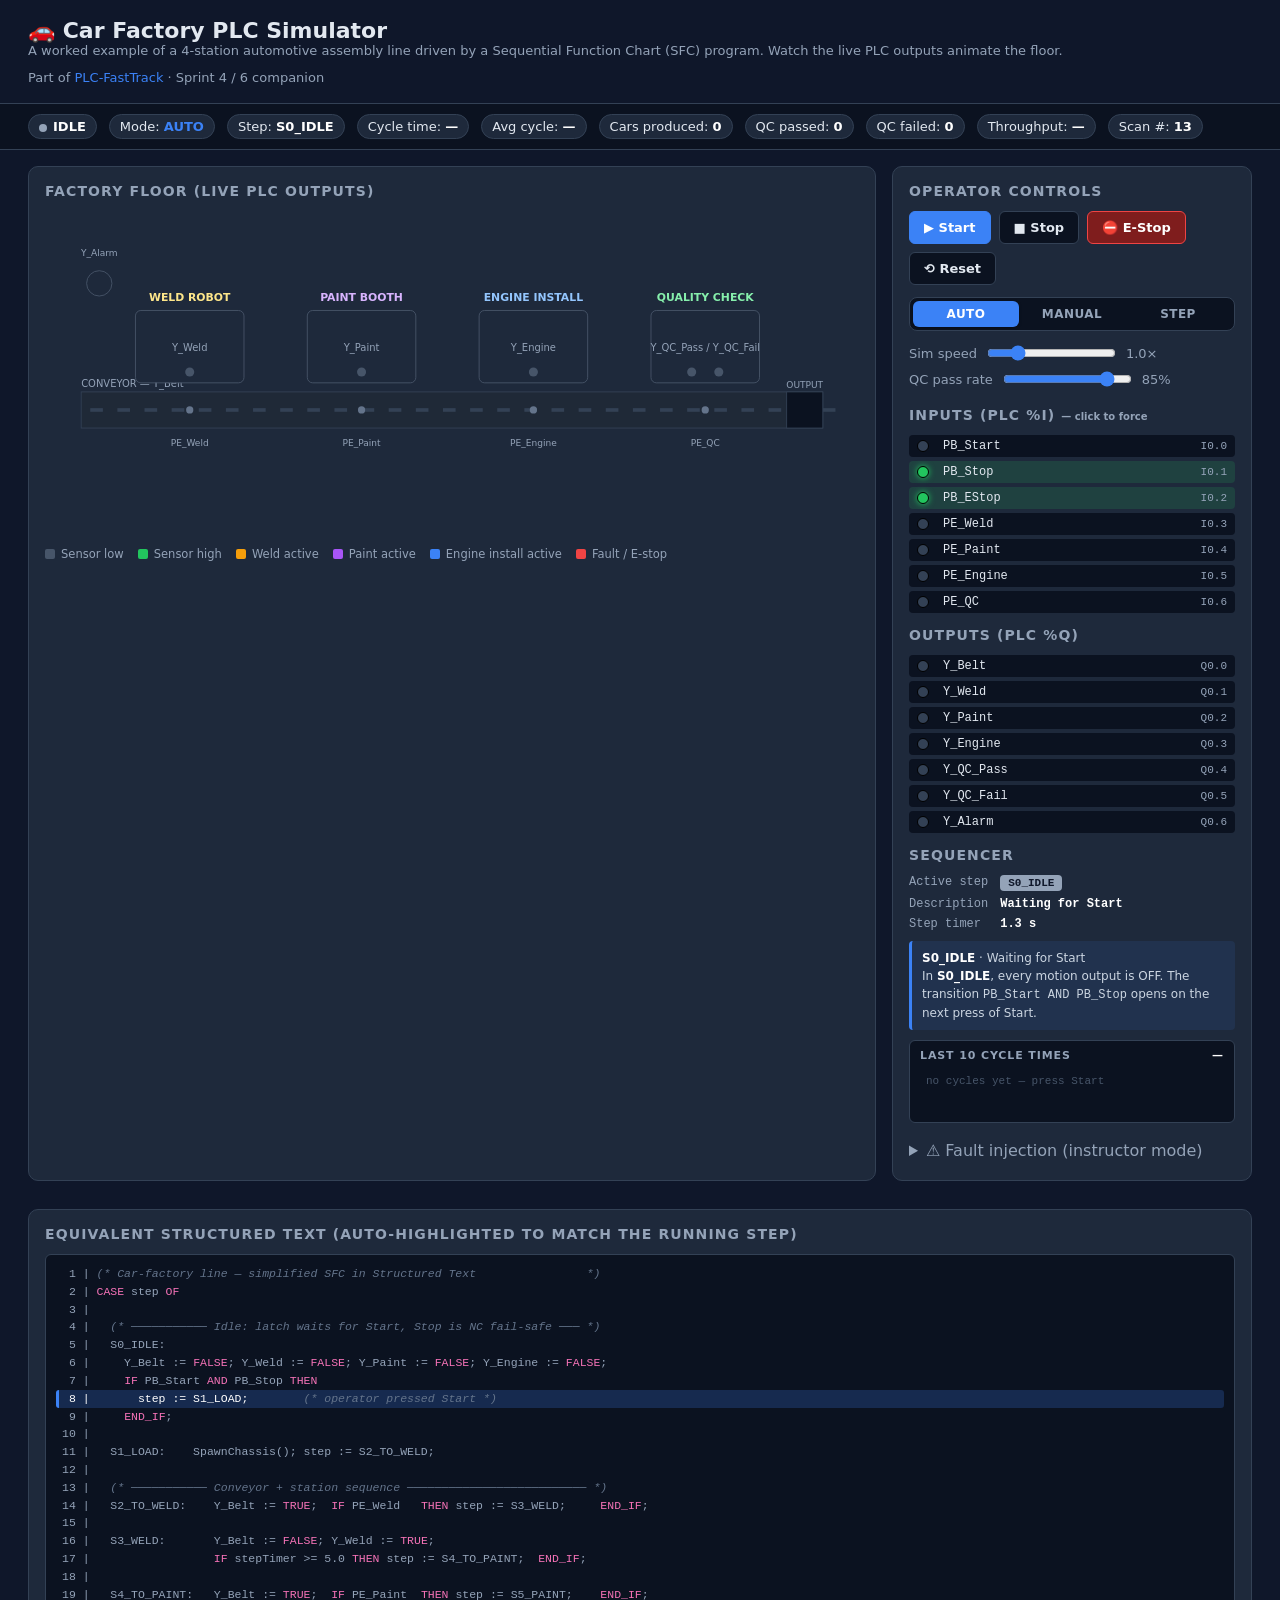
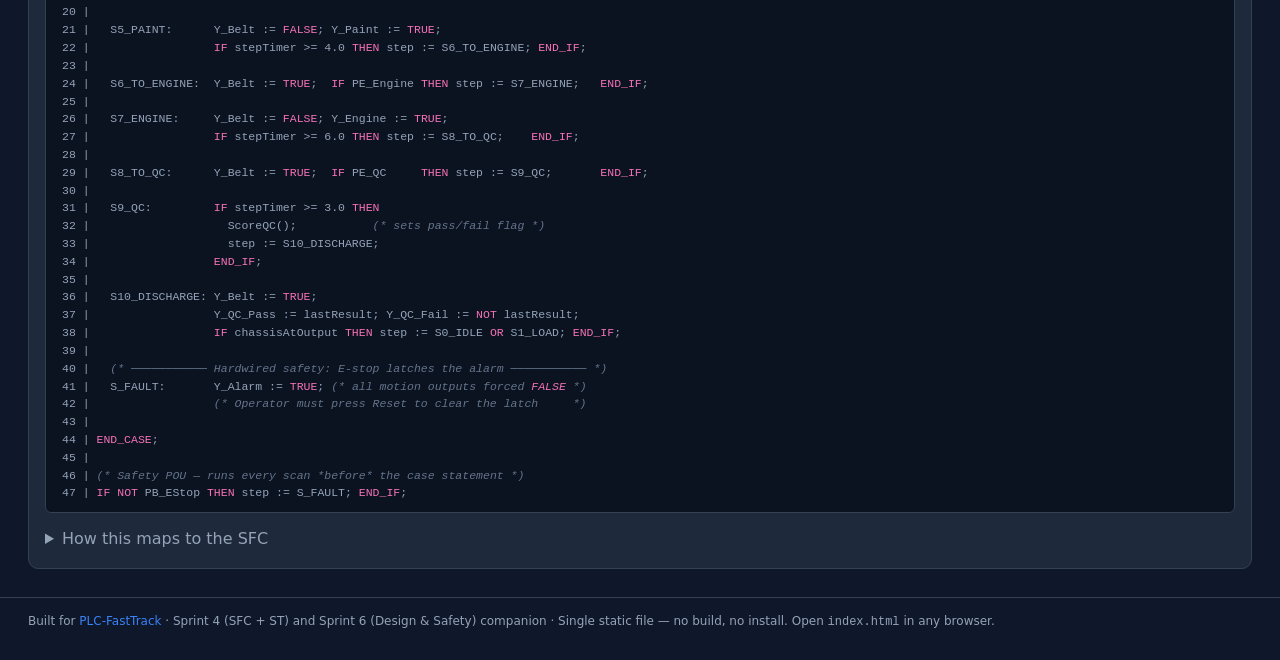
<file: interactive-tools/car-factory-simulator/index.html>
<!DOCTYPE html>
<html lang="en">
<head>
<meta charset="UTF-8" />
<meta name="viewport" content="width=device-width, initial-scale=1.0" />
<title>PLC-FastTrack — Car Factory Simulator</title>
<style>
  :root {
    --bg: #0f172a;
    --panel: #1e293b;
    --panel-2: #0b1220;
    --line: #334155;
    --text: #e2e8f0;
    --muted: #94a3b8;
    --accent: #3b82f6;
    --energized: #22c55e;
    --running: #22c55e;
    --idle: #94a3b8;
    --warn: #f59e0b;
    --fault: #ef4444;
    --weld: #f59e0b;
    --paint: #a855f7;
    --engine: #3b82f6;
    --qc: #22c55e;
  }
  * { box-sizing: border-box; }
  body {
    margin: 0;
    background: var(--bg);
    color: var(--text);
    font-family: -apple-system, system-ui, "Segoe UI", sans-serif;
    min-height: 100vh;
  }
  header {
    padding: 18px 28px;
    border-bottom: 1px solid var(--line);
    display: flex;
    justify-content: space-between;
    align-items: baseline;
    flex-wrap: wrap;
    gap: 12px;
  }
  h1 { margin: 0; font-size: 22px; }
  header .sub { color: var(--muted); font-size: 13px; }
  header a { color: var(--accent); text-decoration: none; }

  .status-bar {
    display: flex;
    gap: 12px;
    flex-wrap: wrap;
    padding: 10px 28px;
    background: var(--panel-2);
    border-bottom: 1px solid var(--line);
    font-size: 13px;
  }
  .pill {
    background: var(--panel);
    padding: 4px 10px;
    border-radius: 999px;
    border: 1px solid var(--line);
  }
  .pill .dot {
    display: inline-block;
    width: 8px;
    height: 8px;
    border-radius: 50%;
    background: var(--idle);
    margin-right: 6px;
    vertical-align: middle;
  }
  .pill.running .dot { background: var(--running); box-shadow: 0 0 8px var(--running); }
  .pill.faulted .dot { background: var(--fault); box-shadow: 0 0 8px var(--fault); }
  .pill strong { color: #fff; }

  main {
    display: grid;
    grid-template-columns: minmax(0, 1fr) 360px;
    gap: 16px;
    padding: 16px 28px 28px;
  }
  @media (max-width: 1024px) {
    main { grid-template-columns: 1fr; }
  }

  .panel {
    background: var(--panel);
    border: 1px solid var(--line);
    border-radius: 10px;
    padding: 16px;
  }
  .panel h2 {
    margin: 0 0 12px;
    font-size: 14px;
    text-transform: uppercase;
    letter-spacing: 0.08em;
    color: var(--muted);
  }
  .floor svg { width: 100%; height: auto; display: block; }

  .controls {
    display: flex;
    gap: 8px;
    flex-wrap: wrap;
    align-items: center;
  }
  button {
    background: var(--panel-2);
    border: 1px solid var(--line);
    color: var(--text);
    padding: 8px 14px;
    border-radius: 6px;
    cursor: pointer;
    font-family: inherit;
    font-size: 13px;
    font-weight: 600;
  }
  button:hover { border-color: var(--accent); }
  button.primary { background: var(--accent); border-color: var(--accent); color: #fff; }
  button.danger { background: #7f1d1d; border-color: var(--fault); color: #fff; }
  button.danger.armed { background: var(--fault); animation: pulse 1s infinite; }
  @keyframes pulse {
    0%, 100% { box-shadow: 0 0 0 0 rgba(239,68,68,0.6); }
    50% { box-shadow: 0 0 0 8px rgba(239,68,68,0); }
  }
  button:disabled { opacity: 0.5; cursor: not-allowed; }

  label.slider-label {
    display: flex;
    align-items: center;
    gap: 8px;
    font-size: 13px;
    color: var(--muted);
  }
  input[type="range"] { accent-color: var(--accent); }

  .io-grid {
    display: grid;
    grid-template-columns: 1fr;
    gap: 4px;
    font-family: ui-monospace, SFMono-Regular, Menlo, monospace;
    font-size: 12px;
  }
  .io-row {
    display: grid;
    grid-template-columns: 18px 1fr auto;
    align-items: center;
    gap: 8px;
    padding: 4px 8px;
    border-radius: 4px;
    background: var(--panel-2);
  }
  .io-row.on { background: rgba(34,197,94,0.15); }
  .io-row.fault { background: rgba(239,68,68,0.18); }
  .led {
    width: 12px;
    height: 12px;
    border-radius: 50%;
    background: var(--line);
    border: 1px solid #000;
  }
  .io-row.on .led { background: var(--energized); box-shadow: 0 0 6px var(--energized); }
  .io-row.fault .led { background: var(--fault); box-shadow: 0 0 6px var(--fault); }
  .io-name { color: var(--text); }
  .io-tag { color: var(--muted); font-size: 11px; }

  .step-display {
    display: grid;
    grid-template-columns: auto 1fr;
    gap: 6px 12px;
    font-family: ui-monospace, SFMono-Regular, Menlo, monospace;
    font-size: 12px;
    color: var(--muted);
  }
  .step-display strong { color: #fff; font-weight: 600; }
  .step-tag {
    display: inline-block;
    padding: 2px 8px;
    border-radius: 4px;
    background: var(--accent);
    color: #fff;
    font-weight: 700;
    font-size: 11px;
  }
  .step-tag.fault { background: var(--fault); }
  .step-tag.idle { background: var(--idle); color: #0f172a; }

  pre.code {
    background: var(--panel-2);
    border: 1px solid var(--line);
    border-radius: 6px;
    padding: 10px;
    margin: 0;
    font-family: ui-monospace, SFMono-Regular, Menlo, monospace;
    font-size: 11.5px;
    line-height: 1.55;
    overflow-x: auto;
    color: var(--muted);
  }
  pre.code .ln { display: block; padding: 0 6px; border-radius: 3px; white-space: pre; }
  pre.code .ln.active {
    background: rgba(59,130,246,0.22);
    color: #fff;
    border-left: 3px solid var(--accent);
    padding-left: 3px;
  }
  pre.code .kw { color: #f472b6; }
  pre.code .str { color: #86efac; }
  pre.code .com { color: #64748b; font-style: italic; }

  details summary { cursor: pointer; padding: 4px 0; color: var(--muted); }
  details[open] summary { color: #fff; }

  .legend {
    display: flex;
    gap: 14px;
    flex-wrap: wrap;
    font-size: 11.5px;
    color: var(--muted);
    margin-top: 10px;
  }
  .legend span { display: inline-flex; align-items: center; gap: 6px; }
  .legend i {
    display: inline-block;
    width: 10px;
    height: 10px;
    border-radius: 2px;
  }

  /* ── Mode switch (segmented control) ─────────────────────────────── */
  .modeswitch {
    display: grid;
    grid-template-columns: repeat(3, 1fr);
    gap: 0;
    margin-top: 12px;
    background: var(--panel-2);
    border: 1px solid var(--line);
    border-radius: 8px;
    padding: 3px;
  }
  .modeswitch button {
    background: transparent;
    border: 0;
    color: var(--muted);
    padding: 6px 8px;
    border-radius: 6px;
    font-weight: 600;
    font-size: 12px;
    letter-spacing: 0.04em;
    text-transform: uppercase;
  }
  .modeswitch button:hover { color: #fff; }
  .modeswitch button.active {
    background: var(--accent);
    color: #fff;
    box-shadow: 0 1px 3px rgba(0,0,0,0.35);
  }
  .modeswitch button.active[data-mode="manual"] { background: var(--warn); }
  .modeswitch button.active[data-mode="step"]   { background: #8b5cf6; }

  .pill.mode-auto   strong { color: var(--accent); }
  .pill.mode-manual strong { color: var(--warn); }
  .pill.mode-step   strong { color: #c4b5fd; }

  /* ── Manual jog grid ─────────────────────────────────────────────── */
  .jog-grid {
    display: grid;
    grid-template-columns: repeat(2, 1fr);
    gap: 6px;
    margin-top: 8px;
  }
  .jog-grid button {
    padding: 8px 6px;
    font-size: 12px;
    display: flex;
    flex-direction: column;
    align-items: flex-start;
    gap: 2px;
    background: var(--panel-2);
  }
  .jog-grid button .tag {
    font-size: 10px;
    color: var(--muted);
    font-family: ui-monospace, SFMono-Regular, Menlo, monospace;
  }
  .jog-grid button.on { background: var(--energized); color: #052e16; border-color: var(--energized); }
  .jog-grid button.on .tag { color: rgba(5,46,22,0.7); }
  .jog-grid button.weld.on   { background: var(--weld);   color: #1c1917; border-color: var(--weld);   }
  .jog-grid button.paint.on  { background: var(--paint);  color: #fff;    border-color: var(--paint);  }
  .jog-grid button.engine.on { background: var(--engine); color: #fff;    border-color: var(--engine); }

  /* ── Fault-injection toggles ─────────────────────────────────────── */
  .inject-grid {
    display: grid;
    grid-template-columns: 1fr;
    gap: 4px;
    margin-top: 8px;
  }
  .inject-grid label {
    display: flex;
    align-items: center;
    gap: 8px;
    padding: 6px 8px;
    background: var(--panel-2);
    border: 1px solid var(--line);
    border-radius: 6px;
    font-size: 12px;
    cursor: pointer;
  }
  .inject-grid label:hover { border-color: var(--warn); }
  .inject-grid input { accent-color: var(--warn); }
  .inject-grid .tag {
    margin-left: auto;
    color: var(--muted);
    font-family: ui-monospace, SFMono-Regular, Menlo, monospace;
    font-size: 11px;
  }
  .inject-grid label.armed { border-color: var(--warn); background: rgba(245,158,11,0.12); }

  /* ── Step hint banner ────────────────────────────────────────────── */
  .hint {
    margin-top: 10px;
    padding: 8px 10px;
    background: rgba(59,130,246,0.10);
    border-left: 3px solid var(--accent);
    border-radius: 4px;
    font-size: 12px;
    color: #cbd5e1;
    line-height: 1.5;
  }
  .hint b { color: #fff; }

  /* ── Cycle-time sparkline ────────────────────────────────────────── */
  .chart {
    margin-top: 10px;
    background: var(--panel-2);
    border: 1px solid var(--line);
    border-radius: 6px;
    padding: 8px 10px;
  }
  .chart h3 {
    margin: 0 0 4px;
    font-size: 11px;
    color: var(--muted);
    text-transform: uppercase;
    letter-spacing: 0.08em;
    font-weight: 600;
    display: flex; justify-content: space-between;
  }
  .chart h3 span { color: #fff; }
  .chart canvas { display: block; width: 100%; height: 48px; }

  /* ── Clickable / forced inputs ───────────────────────────────────── */
  .io-row.clickable { cursor: pointer; user-select: none; }
  .io-row.clickable:hover { outline: 1px solid var(--accent); }
  .io-row.forced { box-shadow: inset 3px 0 0 var(--warn); }
  .io-row.forced .io-name::after {
    content: " · FORCED";
    color: var(--warn);
    font-size: 10px;
    margin-left: 4px;
    letter-spacing: 0.06em;
  }

  /* ── Step-mode "next scan" button ────────────────────────────────── */
  button.step-scan {
    background: #8b5cf6;
    border-color: #8b5cf6;
    color: #fff;
  }
  button.step-scan:hover { background: #7c3aed; }
  .hide { display: none !important; }

  footer {
    color: var(--muted);
    font-size: 12px;
    padding: 16px 28px 32px;
    border-top: 1px solid var(--line);
  }
  footer a { color: var(--accent); text-decoration: none; }
</style>
</head>
<body>

<header>
  <div>
    <h1>🚗 Car Factory PLC Simulator</h1>
    <div class="sub">A worked example of a 4-station automotive assembly line driven by a Sequential Function Chart (SFC) program. Watch the live PLC outputs animate the floor.</div>
  </div>
  <div class="sub">Part of <a href="../../README.md">PLC-FastTrack</a> · Sprint 4 / 6 companion</div>
</header>

<div class="status-bar" id="statusBar">
  <span class="pill" id="pillState"><span class="dot"></span><strong>IDLE</strong></span>
  <span class="pill mode-auto" id="pillMode">Mode: <strong id="lblMode">AUTO</strong></span>
  <span class="pill">Step: <strong id="lblStep">S0_IDLE</strong></span>
  <span class="pill">Cycle time: <strong id="lblCycle">—</strong></span>
  <span class="pill">Avg cycle: <strong id="lblAvg">—</strong></span>
  <span class="pill">Cars produced: <strong id="lblCount">0</strong></span>
  <span class="pill">QC passed: <strong id="lblPass">0</strong></span>
  <span class="pill">QC failed: <strong id="lblFail">0</strong></span>
  <span class="pill">Throughput: <strong id="lblThrough">—</strong></span>
  <span class="pill">Scan #: <strong id="lblScan">0</strong></span>
</div>

<main>
  <section class="panel floor">
    <h2>Factory Floor (live PLC outputs)</h2>
    <svg viewBox="0 0 900 360" id="floorSvg" aria-label="Factory floor diagram">
      <!-- Conveyor belt -->
      <rect x="40" y="200" width="820" height="40" fill="#1f2937" stroke="#334155" />
      <g id="beltMarks"></g>
      <text x="40" y="195" font-size="11" fill="#94a3b8">CONVEYOR — Y_Belt</text>

      <!-- Stations -->
      <g id="stationWeld">
        <rect x="100" y="110" width="120" height="80" rx="6" fill="#1e293b" stroke="#475569" />
        <text x="160" y="100" text-anchor="middle" font-size="12" fill="#fde68a" font-weight="700">WELD ROBOT</text>
        <text x="160" y="155" text-anchor="middle" font-size="11" fill="#94a3b8">Y_Weld</text>
        <circle id="ledWeld" cx="160" cy="178" r="5" fill="#475569" />
        <!-- Photoelectric eye -->
        <circle id="eyeWeld" cx="160" cy="220" r="4" fill="#64748b" />
        <text x="160" y="260" text-anchor="middle" font-size="10" fill="#94a3b8">PE_Weld</text>
      </g>
      <g id="stationPaint">
        <rect x="290" y="110" width="120" height="80" rx="6" fill="#1e293b" stroke="#475569" />
        <text x="350" y="100" text-anchor="middle" font-size="12" fill="#d8b4fe" font-weight="700">PAINT BOOTH</text>
        <text x="350" y="155" text-anchor="middle" font-size="11" fill="#94a3b8">Y_Paint</text>
        <circle id="ledPaint" cx="350" cy="178" r="5" fill="#475569" />
        <circle id="eyePaint" cx="350" cy="220" r="4" fill="#64748b" />
        <text x="350" y="260" text-anchor="middle" font-size="10" fill="#94a3b8">PE_Paint</text>
      </g>
      <g id="stationEngine">
        <rect x="480" y="110" width="120" height="80" rx="6" fill="#1e293b" stroke="#475569" />
        <text x="540" y="100" text-anchor="middle" font-size="12" fill="#93c5fd" font-weight="700">ENGINE INSTALL</text>
        <text x="540" y="155" text-anchor="middle" font-size="11" fill="#94a3b8">Y_Engine</text>
        <circle id="ledEngine" cx="540" cy="178" r="5" fill="#475569" />
        <circle id="eyeEngine" cx="540" cy="220" r="4" fill="#64748b" />
        <text x="540" y="260" text-anchor="middle" font-size="10" fill="#94a3b8">PE_Engine</text>
      </g>
      <g id="stationQC">
        <rect x="670" y="110" width="120" height="80" rx="6" fill="#1e293b" stroke="#475569" />
        <text x="730" y="100" text-anchor="middle" font-size="12" fill="#86efac" font-weight="700">QUALITY CHECK</text>
        <text x="730" y="155" text-anchor="middle" font-size="11" fill="#94a3b8">Y_QC_Pass / Y_QC_Fail</text>
        <circle id="ledQCPass" cx="715" cy="178" r="5" fill="#475569" />
        <circle id="ledQCFail" cx="745" cy="178" r="5" fill="#475569" />
        <circle id="eyeQC" cx="730" cy="220" r="4" fill="#64748b" />
        <text x="730" y="260" text-anchor="middle" font-size="10" fill="#94a3b8">PE_QC</text>
      </g>

      <!-- Output bin -->
      <rect x="820" y="200" width="40" height="40" fill="#0b1220" stroke="#334155" />
      <text x="840" y="196" font-size="10" fill="#94a3b8" text-anchor="middle">OUTPUT</text>

      <!-- Alarm beacon -->
      <g id="beacon">
        <circle id="beaconLight" cx="60" cy="80" r="14" fill="#1e293b" stroke="#475569" />
        <text x="60" y="50" text-anchor="middle" font-size="10" fill="#94a3b8">Y_Alarm</text>
      </g>

      <!-- Chassis pool (positions are set in JS) -->
      <g id="chassisLayer"></g>
    </svg>

    <div class="legend">
      <span><i style="background:#475569"></i>Sensor low</span>
      <span><i style="background:#22c55e"></i>Sensor high</span>
      <span><i style="background:#f59e0b"></i>Weld active</span>
      <span><i style="background:#a855f7"></i>Paint active</span>
      <span><i style="background:#3b82f6"></i>Engine install active</span>
      <span><i style="background:#ef4444"></i>Fault / E-stop</span>
    </div>
  </section>

  <aside class="panel">
    <h2>Operator Controls</h2>
    <div class="controls">
      <button id="btnStart" class="primary">▶ Start</button>
      <button id="btnStop">■ Stop</button>
      <button id="btnEStop" class="danger">⛔ E-Stop</button>
      <button id="btnReset">⟲ Reset</button>
    </div>

    <div class="modeswitch" id="modeSwitch" role="tablist" aria-label="Control mode">
      <button data-mode="auto"   class="active" title="SFC drives the line">Auto</button>
      <button data-mode="manual" title="Operator drives outputs directly">Manual</button>
      <button data-mode="step"   title="Advance one PLC scan at a time">Step</button>
    </div>

    <div id="stepControls" class="controls hide" style="margin-top:8px">
      <button id="btnScanOnce" class="step-scan">⏯ Scan once</button>
      <button id="btnScan10">⏭ +10 scans</button>
    </div>

    <div id="manualPanel" class="hide" style="margin-top:8px">
      <h2 style="margin:6px 0 4px">Manual Jog (drives %Q directly)</h2>
      <div class="jog-grid">
        <button data-jog="Y_Belt"><span>Conveyor</span><span class="tag">Q0.0 · Y_Belt</span></button>
        <button data-jog="Y_Weld" class="weld"><span>Weld robot</span><span class="tag">Q0.1 · Y_Weld</span></button>
        <button data-jog="Y_Paint" class="paint"><span>Paint sprayer</span><span class="tag">Q0.2 · Y_Paint</span></button>
        <button data-jog="Y_Engine" class="engine"><span>Engine hoist</span><span class="tag">Q0.3 · Y_Engine</span></button>
        <button data-jog="Y_QC_Pass"><span>QC pass lamp</span><span class="tag">Q0.4</span></button>
        <button data-jog="Y_QC_Fail"><span>QC fail lamp</span><span class="tag">Q0.5</span></button>
      </div>
      <div class="controls" style="margin-top:8px">
        <button id="btnSpawn">＋ Spawn chassis</button>
        <button id="btnClearLine">⌫ Clear line</button>
      </div>
    </div>

    <label class="slider-label" style="margin-top:12px">
      Sim speed
      <input type="range" id="speed" min="0.25" max="4" step="0.25" value="1" />
      <span id="speedLbl">1.0×</span>
    </label>
    <label class="slider-label" style="margin-top:6px">
      QC pass rate
      <input type="range" id="passRate" min="0" max="100" step="5" value="85" />
      <span id="passRateLbl">85%</span>
    </label>

    <h2 style="margin-top:18px">Inputs (PLC %I) <span style="font-size:10px; text-transform:none; letter-spacing:0; color:var(--muted)">— click to force</span></h2>
    <div class="io-grid" id="inputs"></div>

    <h2 style="margin-top:14px">Outputs (PLC %Q)</h2>
    <div class="io-grid" id="outputs"></div>

    <h2 style="margin-top:14px">Sequencer</h2>
    <div class="step-display">
      <span>Active step</span><span><span id="stepTag" class="step-tag idle">S0_IDLE</span></span>
      <span>Description</span><strong id="stepDesc">Waiting for Start</strong>
      <span>Step timer</span><strong id="stepTimer">0.0 s</strong>
    </div>
    <div class="hint" id="hint"><b>Tip:</b> Press <code>▶ Start</code> to release the SFC from <code>S0_IDLE</code>. With PB_Stop and PB_EStop healthy (green), the latch in <code>S0_IDLE</code> opens and the program advances to <code>S1_LOAD</code>.</div>

    <div class="chart" id="cycleChart">
      <h3>Last 10 cycle times <span id="chartLast">—</span></h3>
      <canvas id="cycleCanvas" width="320" height="48"></canvas>
    </div>

    <details style="margin-top:14px">
      <summary>⚠ Fault injection (instructor mode)</summary>
      <div class="inject-grid" id="injectGrid">
        <label><input type="checkbox" data-inject="stuck_PE_Weld" />Stuck sensor <span class="tag">PE_Weld → 1</span></label>
        <label><input type="checkbox" data-inject="stuck_PE_Paint" />Stuck sensor <span class="tag">PE_Paint → 1</span></label>
        <label><input type="checkbox" data-inject="stuck_PE_Engine" />Stuck sensor <span class="tag">PE_Engine → 1</span></label>
        <label><input type="checkbox" data-inject="stuck_PE_QC" />Stuck sensor <span class="tag">PE_QC → 1</span></label>
        <label><input type="checkbox" data-inject="belt_jam" />Belt motor jam <span class="tag">Y_Belt ⇏ motion</span></label>
        <label><input type="checkbox" data-inject="qc_fail_all" />Force every QC to fail <span class="tag">100%</span></label>
        <label><input type="checkbox" data-inject="qc_pass_all" />Force every QC to pass <span class="tag">100%</span></label>
      </div>
      <p style="font-size:11.5px; color:var(--muted); margin:8px 0 0">
        Inject a fault and watch the alarm logic, the stuck sensor, or the QC counters react.
        Great for teaching fault-diagnosis (Bolton Ch. 14).
      </p>
    </details>
  </aside>
</main>

<section class="panel" style="margin: 0 28px 28px;">
  <h2>Equivalent Structured Text (auto-highlighted to match the running step)</h2>
  <pre class="code" id="codeView"></pre>
  <details style="margin-top:12px">
    <summary>How this maps to the SFC</summary>
    <p style="color:var(--muted); font-size: 13px; line-height:1.55">
      The simulator runs a 100&nbsp;ms scan loop. Each scan: (1) reads inputs (Start, Stop,
      E-stop, photoelectric eyes); (2) executes the SFC transitions; (3) writes outputs
      (conveyor motor, station tools, alarm). The chassis you see on the floor are
      driven by <em>output bits</em>, never by direct animation — when <code>Y_Belt</code>
      is high, the chassis advance. When <code>Y_Weld</code> is high, the weld lamp
      pulses. Toggle E-stop and you'll see the program enter <code>S_FAULT</code>,
      latch <code>Y_Alarm</code>, and drop every other output — the same fail-safe
      pattern Bolton describes in Ch. 13–14.
    </p>
  </details>
</section>

<footer>
  Built for <a href="../../README.md">PLC-FastTrack</a> · Sprint 4 (SFC + ST) and Sprint 6 (Design &amp; Safety) companion ·
  Single static file — no build, no install. Open <code>index.html</code> in any browser.
</footer>

<script>
// ─── PLC I/O definitions ─────────────────────────────────────────────────────
const INPUT_DEFS = [
  { tag: 'I0.0', name: 'PB_Start',  desc: 'Start push button (NO)' },
  { tag: 'I0.1', name: 'PB_Stop',   desc: 'Stop push button (NC, fail-safe)' },
  { tag: 'I0.2', name: 'PB_EStop',  desc: 'Emergency stop (NC, dual-channel)' },
  { tag: 'I0.3', name: 'PE_Weld',   desc: 'Photoelectric eye at weld station' },
  { tag: 'I0.4', name: 'PE_Paint',  desc: 'Photoelectric eye at paint booth' },
  { tag: 'I0.5', name: 'PE_Engine', desc: 'Photoelectric eye at engine install' },
  { tag: 'I0.6', name: 'PE_QC',     desc: 'Photoelectric eye at QC' },
];
const OUTPUT_DEFS = [
  { tag: 'Q0.0', name: 'Y_Belt',    desc: 'Conveyor belt motor contactor' },
  { tag: 'Q0.1', name: 'Y_Weld',    desc: 'Weld robot enable' },
  { tag: 'Q0.2', name: 'Y_Paint',   desc: 'Paint sprayer enable' },
  { tag: 'Q0.3', name: 'Y_Engine',  desc: 'Engine-install hoist enable' },
  { tag: 'Q0.4', name: 'Y_QC_Pass', desc: 'QC pass indicator' },
  { tag: 'Q0.5', name: 'Y_QC_Fail', desc: 'QC fail indicator + reject' },
  { tag: 'Q0.6', name: 'Y_Alarm',   desc: 'Alarm beacon (latched on fault)' },
];

// ─── State ───────────────────────────────────────────────────────────────────
const STEPS = [
  { id: 'S0_IDLE',     desc: 'Waiting for Start' },
  { id: 'S1_LOAD',     desc: 'Loading new chassis at infeed' },
  { id: 'S2_TO_WELD',  desc: 'Conveying to WELD station' },
  { id: 'S3_WELD',     desc: 'Welding chassis (5 s)' },
  { id: 'S4_TO_PAINT', desc: 'Conveying to PAINT booth' },
  { id: 'S5_PAINT',    desc: 'Painting body (4 s)' },
  { id: 'S6_TO_ENGINE',desc: 'Conveying to ENGINE install' },
  { id: 'S7_ENGINE',   desc: 'Installing engine (6 s)' },
  { id: 'S8_TO_QC',    desc: 'Conveying to QUALITY CHECK' },
  { id: 'S9_QC',       desc: 'QC inspection (3 s)' },
  { id: 'S10_DISCHARGE',desc:'Discharging to output bin' },
  { id: 'S_FAULT',     desc: 'FAULT — E-stop latched, requires Reset' },
];
const STEP_INDEX = Object.fromEntries(STEPS.map((s, i) => [s.id, i]));

const STATIONS = {
  weld:   { x: 160, timer: 5.0, output: 'Y_Weld',   eye: 'PE_Weld'   },
  paint:  { x: 350, timer: 4.0, output: 'Y_Paint',  eye: 'PE_Paint'  },
  engine: { x: 540, timer: 6.0, output: 'Y_Engine', eye: 'PE_Engine' },
  qc:     { x: 730, timer: 3.0, output: '',         eye: 'PE_QC'     },
};

const SCAN_MS = 100;
let speedMul = 1;

const state = {
  inputs:  Object.fromEntries(INPUT_DEFS.map(i => [i.name, false])),
  outputs: Object.fromEntries(OUTPUT_DEFS.map(o => [o.name, false])),
  step: 'S0_IDLE',
  stepTimer: 0,
  scanCount: 0,
  cycleTime: 0,
  cycleStart: 0,
  carsProduced: 0,
  qcPass: 0,
  qcFail: 0,
  // The PB_Stop input is wired NC (closed = healthy), so its idle state is true.
  stopHealthy: true,
  // Latched alarm — only cleared by Reset.
  alarmLatch: false,
  // Carriage of chassis on the line: list of {id, x, painted, hasEngine, qcStatus, atOutput}
  chassis: [],
  nextId: 1,
  passRate: 0.85,
  paused: true,
  estop: false,
  // ─── Learning aids ────────────────────────────────────────────────
  mode: 'auto',                    // 'auto' | 'manual' | 'step'
  stepRequest: 0,                  // # of scans to advance while in step mode
  cycleHistory: [],                // last N cycle times (seconds)
  forcedInputs: {},                // { PE_Weld: true } overrides plant value
  injects: {                       // fault-injection toggles
    stuck_PE_Weld: false, stuck_PE_Paint: false,
    stuck_PE_Engine: false, stuck_PE_QC: false,
    belt_jam: false, qc_fail_all: false, qc_pass_all: false,
  },
  manualOutputs: {                 // operator-driven coils in Manual mode
    Y_Belt: false, Y_Weld: false, Y_Paint: false,
    Y_Engine: false, Y_QC_Pass: false, Y_QC_Fail: false,
  },
  runStart: 0,                     // wall-clock start of the current Auto run
};
// NC contacts read HIGH when the operator is NOT pressing them.
// Initialising them low triggered the fault check on scan #1, which is why
// Start used to "do nothing" — the program had already latched S_FAULT.
state.inputs.PB_Stop  = true;
state.inputs.PB_EStop = true;

// ─── DOM helpers ─────────────────────────────────────────────────────────────
const $ = (id) => document.getElementById(id);
function makeIORow(io, isInput) {
  const div = document.createElement('div');
  div.className = 'io-row';
  div.id = (isInput ? 'in_' : 'out_') + io.name;
  div.innerHTML = `
    <span class="led"></span>
    <span class="io-name" title="${io.desc}">${io.name}</span>
    <span class="io-tag">${io.tag}</span>`;
  return div;
}
INPUT_DEFS.forEach(io => $('inputs').appendChild(makeIORow(io, true)));
OUTPUT_DEFS.forEach(io => $('outputs').appendChild(makeIORow(io, false)));

// ─── Belt segments for visual motion ─────────────────────────────────────────
const beltMarksGroup = $('beltMarks');
for (let i = 0; i < 28; i++) {
  const r = document.createElementNS('http://www.w3.org/2000/svg', 'rect');
  r.setAttribute('x', 50 + i * 30);
  r.setAttribute('y', 218);
  r.setAttribute('width', 14);
  r.setAttribute('height', 4);
  r.setAttribute('fill', '#334155');
  r.dataset.idx = i;
  beltMarksGroup.appendChild(r);
}

// ─── Sequencer logic (the "PLC program") ────────────────────────────────────
function setStep(next) {
  state.step = next;
  state.stepTimer = 0;
}

// Maps the active SFC step to the highlighted line in the ST view.
const STEP_TO_LINE = {
  S0_IDLE: 7, S1_LOAD: 11, S2_TO_WELD: 14, S3_WELD: 17,
  S4_TO_PAINT: 21, S5_PAINT: 24, S6_TO_ENGINE: 28, S7_ENGINE: 31,
  S8_TO_QC: 35, S9_QC: 38, S10_DISCHARGE: 43, S_FAULT: 48,
};

function executeProgram(dt) {
  // ── Manual mode bypasses the SFC entirely; outputs come from jog buttons. ──
  if (state.mode === 'manual') {
    // Safety still applies even in manual.
    if (!state.inputs.PB_EStop) {
      state.alarmLatch = true;
      state.step = 'S_FAULT';
      for (const k of Object.keys(state.outputs)) state.outputs[k] = (k === 'Y_Alarm');
      return;
    }
    for (const k of Object.keys(state.manualOutputs)) state.outputs[k] = state.manualOutputs[k];
    state.outputs.Y_Alarm = false;
    state.step = 'S0_IDLE';
    state.stepTimer = 0;
    return;
  }

  // ── Safety override: fault is sticky until Reset ──
  if (state.alarmLatch || !state.inputs.PB_EStop) {
    state.outputs.Y_Belt = false;
    state.outputs.Y_Weld = false;
    state.outputs.Y_Paint = false;
    state.outputs.Y_Engine = false;
    state.outputs.Y_QC_Pass = false;
    state.outputs.Y_QC_Fail = false;
    state.outputs.Y_Alarm = true;
    state.alarmLatch = true;
    state.step = 'S_FAULT';
    return;
  }

  // ── PB_Stop is NC, so a "false" reading means the operator pressed Stop ──
  const stopPressed = !state.inputs.PB_Stop;

  state.stepTimer += dt;

  // Default outputs for this scan (recomputed each scan — no double-coil)
  let yBelt = false, yWeld = false, yPaint = false, yEngine = false;
  let yPass = false, yFail = false;

  switch (state.step) {
    case 'S0_IDLE':
      if (state.inputs.PB_Start && !stopPressed) {
        state.cycleStart = performance.now();
        setStep('S1_LOAD');
      }
      break;

    case 'S1_LOAD':
      // Spawn a new chassis at the infeed
      state.chassis.push({
        id: state.nextId++,
        x: 30, painted: false, hasEngine: false, qcStatus: null, atOutput: false,
      });
      setStep('S2_TO_WELD');
      break;

    case 'S2_TO_WELD':
      yBelt = true;
      if (state.inputs.PE_Weld) setStep('S3_WELD');
      break;

    case 'S3_WELD':
      yWeld = true;
      if (state.stepTimer >= STATIONS.weld.timer) setStep('S4_TO_PAINT');
      break;

    case 'S4_TO_PAINT':
      yBelt = true;
      if (state.inputs.PE_Paint) setStep('S5_PAINT');
      break;

    case 'S5_PAINT':
      yPaint = true;
      if (state.stepTimer >= STATIONS.paint.timer) {
        // Mark the leading chassis as painted
        const c = leadChassis(); if (c) c.painted = true;
        setStep('S6_TO_ENGINE');
      }
      break;

    case 'S6_TO_ENGINE':
      yBelt = true;
      if (state.inputs.PE_Engine) setStep('S7_ENGINE');
      break;

    case 'S7_ENGINE':
      yEngine = true;
      if (state.stepTimer >= STATIONS.engine.timer) {
        const c = leadChassis(); if (c) c.hasEngine = true;
        setStep('S8_TO_QC');
      }
      break;

    case 'S8_TO_QC':
      yBelt = true;
      if (state.inputs.PE_QC) setStep('S9_QC');
      break;

    case 'S9_QC':
      // Decide pass/fail at the start of the step, then drive the lamps.
      if (state.stepTimer >= STATIONS.qc.timer) {
        const c = leadChassis();
        if (c) {
          let rate = state.passRate;
          if (state.injects.qc_fail_all) rate = 0;
          if (state.injects.qc_pass_all) rate = 1;
          c.qcStatus = Math.random() < rate ? 'pass' : 'fail';
          if (c.qcStatus === 'pass') state.qcPass++; else state.qcFail++;
        }
        setStep('S10_DISCHARGE');
      } else {
        // While inspecting, both lamps off
      }
      break;

    case 'S10_DISCHARGE': {
      yBelt = true;
      const c = leadChassis();
      if (c) {
        if (c.qcStatus === 'pass') yPass = true; else yFail = true;
        if (c.x >= 850) {
          c.atOutput = true;
          state.carsProduced++;
          state.cycleTime = (performance.now() - state.cycleStart) / 1000;
          state.cycleHistory.push(state.cycleTime);
          if (state.cycleHistory.length > 10) state.cycleHistory.shift();
          // If the operator pressed Stop, return to idle. Otherwise loop back.
          setStep(stopPressed ? 'S0_IDLE' : 'S1_LOAD');
        }
      } else {
        setStep('S0_IDLE');
      }
      break;
    }

    case 'S_FAULT':
      // Stay until reset clears the latch (handled by btnReset).
      break;
  }

  state.outputs.Y_Belt = yBelt;
  state.outputs.Y_Weld = yWeld;
  state.outputs.Y_Paint = yPaint;
  state.outputs.Y_Engine = yEngine;
  state.outputs.Y_QC_Pass = yPass;
  state.outputs.Y_QC_Fail = yFail;
  state.outputs.Y_Alarm = false;
}

function leadChassis() {
  // The chassis currently at or approaching the active station — the most
  // recently spawned one that hasn't reached the output bin.
  for (let i = state.chassis.length - 1; i >= 0; i--) {
    if (!state.chassis[i].atOutput) return state.chassis[i];
  }
  return null;
}

// ─── Plant simulation: the world the PLC observes ────────────────────────────
function tickPlant(dt) {
  const beltMoving = state.outputs.Y_Belt && !state.injects.belt_jam;

  // Move chassis when the belt is energized (and not jammed).
  if (beltMoving) {
    const speed = 90; // px / s
    state.chassis.forEach(c => { if (!c.atOutput) c.x += speed * dt; });
  }

  // Photoelectric eyes — high while a chassis is within tolerance of the eye.
  const within = (c, x) => Math.abs(c.x - x) < 14 && !c.atOutput;
  state.inputs.PE_Weld   = state.chassis.some(c => within(c, STATIONS.weld.x))   || state.injects.stuck_PE_Weld;
  state.inputs.PE_Paint  = state.chassis.some(c => within(c, STATIONS.paint.x))  || state.injects.stuck_PE_Paint;
  state.inputs.PE_Engine = state.chassis.some(c => within(c, STATIONS.engine.x)) || state.injects.stuck_PE_Engine;
  state.inputs.PE_QC     = state.chassis.some(c => within(c, STATIONS.qc.x))     || state.injects.stuck_PE_QC;

  // Apply user-forced inputs LAST so they override the plant.
  for (const [name, value] of Object.entries(state.forcedInputs)) {
    state.inputs[name] = value;
  }

  // Drop chassis that have exited the floor.
  state.chassis = state.chassis.filter(c => c.x < 870);

  // Belt scrolls visually only while it is actually moving.
  if (beltMoving) {
    Array.from(beltMarksGroup.children).forEach(rect => {
      let x = parseFloat(rect.getAttribute('x')) + 90 * dt;
      if (x > 860) x -= 30 * 28;
      rect.setAttribute('x', x);
    });
  }
}

// ─── Render ──────────────────────────────────────────────────────────────────
function renderIO() {
  for (const i of INPUT_DEFS) {
    $('in_' + i.name).classList.toggle('on', !!state.inputs[i.name]);
  }
  for (const o of OUTPUT_DEFS) {
    const row = $('out_' + o.name);
    row.classList.toggle('on', !!state.outputs[o.name]);
    row.classList.toggle('fault', o.name === 'Y_Alarm' && state.outputs.Y_Alarm);
  }
}

const STATION_COLORS = {
  Y_Weld:   '#f59e0b',
  Y_Paint:  '#a855f7',
  Y_Engine: '#3b82f6',
};
function renderFloor() {
  // Station LED + station box accent
  const setLed = (id, on, color) => {
    const el = $(id);
    el.setAttribute('fill', on ? color : '#475569');
    if (on) el.setAttribute('filter', '');
  };
  setLed('ledWeld',   state.outputs.Y_Weld,   STATION_COLORS.Y_Weld);
  setLed('ledPaint',  state.outputs.Y_Paint,  STATION_COLORS.Y_Paint);
  setLed('ledEngine', state.outputs.Y_Engine, STATION_COLORS.Y_Engine);
  setLed('ledQCPass', state.outputs.Y_QC_Pass, '#22c55e');
  setLed('ledQCFail', state.outputs.Y_QC_Fail, '#ef4444');

  // Photoelectric eye coloring
  const setEye = (id, on) => $(id).setAttribute('fill', on ? '#22c55e' : '#64748b');
  setEye('eyeWeld',   state.inputs.PE_Weld);
  setEye('eyePaint',  state.inputs.PE_Paint);
  setEye('eyeEngine', state.inputs.PE_Engine);
  setEye('eyeQC',     state.inputs.PE_QC);

  // Beacon — blink while alarm is on
  const blink = state.outputs.Y_Alarm && Math.floor(performance.now() / 250) % 2 === 0;
  $('beaconLight').setAttribute('fill', blink ? '#ef4444' : '#1e293b');

  // Chassis — render via SVG <g> entries
  const layer = $('chassisLayer');
  // Diff: remove DOM entries for chassis that no longer exist
  const known = new Set(state.chassis.map(c => 'c' + c.id));
  Array.from(layer.children).forEach(el => { if (!known.has(el.id)) layer.removeChild(el); });
  state.chassis.forEach(c => {
    let g = document.getElementById('c' + c.id);
    if (!g) {
      g = document.createElementNS('http://www.w3.org/2000/svg', 'g');
      g.id = 'c' + c.id;
      g.innerHTML = `
        <rect class="body" x="-22" y="-14" width="44" height="20" rx="3" fill="#475569" stroke="#0f172a" />
        <circle cx="-13" cy="8" r="4" fill="#0f172a" />
        <circle cx="13"  cy="8" r="4" fill="#0f172a" />
        <text class="hood" x="0" y="-1" text-anchor="middle" font-size="9" fill="#cbd5e1"></text>`;
      layer.appendChild(g);
    }
    g.setAttribute('transform', `translate(${c.x}, 215)`);
    const body = g.querySelector('.body');
    const hood = g.querySelector('.hood');
    let fill = '#475569';
    if (c.painted) fill = '#a855f7';
    if (c.qcStatus === 'pass') fill = '#22c55e';
    if (c.qcStatus === 'fail') fill = '#ef4444';
    body.setAttribute('fill', fill);
    hood.textContent = c.hasEngine ? '⚙' : '';
  });
}

let lastRenderedStep = null;
function renderStatus() {
  const pill = $('pillState');
  pill.classList.remove('running', 'faulted');
  let label = 'IDLE';
  if (state.alarmLatch) { pill.classList.add('faulted'); label = 'FAULTED'; }
  else if (state.mode === 'manual') { label = 'MANUAL'; }
  else if (state.mode === 'step')   { label = 'STEP'; }
  else if (!state.paused) { pill.classList.add('running'); label = 'RUNNING'; }
  pill.querySelector('strong').textContent = label;

  const modePill = $('pillMode');
  modePill.className = 'pill mode-' + state.mode;
  $('lblMode').textContent = state.mode.toUpperCase();

  $('lblStep').textContent = state.step;
  $('lblScan').textContent = state.scanCount;
  $('lblCount').textContent = state.carsProduced;
  $('lblPass').textContent = state.qcPass;
  $('lblFail').textContent = state.qcFail;
  $('lblCycle').textContent = state.cycleTime ? state.cycleTime.toFixed(1) + ' s' : '—';

  const hist = state.cycleHistory;
  $('lblAvg').textContent = hist.length
    ? (hist.reduce((a, b) => a + b, 0) / hist.length).toFixed(1) + ' s'
    : '—';
  if (state.runStart && state.carsProduced > 0) {
    const minutes = (performance.now() - state.runStart) / 60000;
    $('lblThrough').textContent = (state.carsProduced / minutes).toFixed(1) + ' /min';
  } else {
    $('lblThrough').textContent = '—';
  }

  const tag = $('stepTag');
  tag.textContent = state.step;
  tag.classList.remove('idle', 'fault');
  if (state.step === 'S0_IDLE') tag.classList.add('idle');
  if (state.step === 'S_FAULT') tag.classList.add('fault');
  $('stepDesc').textContent = STEPS[STEP_INDEX[state.step]].desc;
  $('stepTimer').textContent = state.stepTimer.toFixed(1) + ' s';

  if (lastRenderedStep !== state.step) {
    lastRenderedStep = state.step;
    renderHint();
  }

  highlightCode();
}

// ─── ST source view ──────────────────────────────────────────────────────────
const ST_SOURCE = [
  '(* Car-factory line — simplified SFC in Structured Text                *)',
  'CASE step OF',
  '',
  '  (* ─────────── Idle: latch waits for Start, Stop is NC fail-safe ─── *)',
  '  S0_IDLE:',
  '    Y_Belt := FALSE; Y_Weld := FALSE; Y_Paint := FALSE; Y_Engine := FALSE;',
  '    IF PB_Start AND PB_Stop THEN',
  '      step := S1_LOAD;        (* operator pressed Start *)',
  '    END_IF;',
  '',
  '  S1_LOAD:    SpawnChassis(); step := S2_TO_WELD;',
  '',
  '  (* ─────────── Conveyor + station sequence ────────────────────────── *)',
  '  S2_TO_WELD:    Y_Belt := TRUE;  IF PE_Weld   THEN step := S3_WELD;     END_IF;',
  '',
  '  S3_WELD:       Y_Belt := FALSE; Y_Weld := TRUE;',
  '                 IF stepTimer >= 5.0 THEN step := S4_TO_PAINT;  END_IF;',
  '',
  '  S4_TO_PAINT:   Y_Belt := TRUE;  IF PE_Paint  THEN step := S5_PAINT;    END_IF;',
  '',
  '  S5_PAINT:      Y_Belt := FALSE; Y_Paint := TRUE;',
  '                 IF stepTimer >= 4.0 THEN step := S6_TO_ENGINE; END_IF;',
  '',
  '  S6_TO_ENGINE:  Y_Belt := TRUE;  IF PE_Engine THEN step := S7_ENGINE;   END_IF;',
  '',
  '  S7_ENGINE:     Y_Belt := FALSE; Y_Engine := TRUE;',
  '                 IF stepTimer >= 6.0 THEN step := S8_TO_QC;    END_IF;',
  '',
  '  S8_TO_QC:      Y_Belt := TRUE;  IF PE_QC     THEN step := S9_QC;       END_IF;',
  '',
  '  S9_QC:         IF stepTimer >= 3.0 THEN',
  '                   ScoreQC();           (* sets pass/fail flag *)',
  '                   step := S10_DISCHARGE;',
  '                 END_IF;',
  '',
  '  S10_DISCHARGE: Y_Belt := TRUE;',
  '                 Y_QC_Pass := lastResult; Y_QC_Fail := NOT lastResult;',
  '                 IF chassisAtOutput THEN step := S0_IDLE OR S1_LOAD; END_IF;',
  '',
  '  (* ─────────── Hardwired safety: E-stop latches the alarm ─────────── *)',
  '  S_FAULT:       Y_Alarm := TRUE; (* all motion outputs forced FALSE *)',
  '                 (* Operator must press Reset to clear the latch     *)',
  '',
  'END_CASE;',
  '',
  '(* Safety POU — runs every scan *before* the case statement *)',
  'IF NOT PB_EStop THEN step := S_FAULT; END_IF;',
];
function renderCode() {
  const html = ST_SOURCE.map((line, i) => {
    const escaped = line
      .replace(/&/g, '&amp;').replace(/</g, '&lt;').replace(/>/g, '&gt;')
      .replace(/(\(\*.*?\*\))/g, '<span class="com">$1</span>')
      .replace(/\b(CASE|OF|IF|THEN|END_IF|END_CASE|TRUE|FALSE|NOT|AND|OR)\b/g, '<span class="kw">$1</span>');
    return `<span class="ln" data-line="${i}">${String(i + 1).padStart(2, ' ')} | ${escaped}</span>`;
  }).join('');
  $('codeView').innerHTML = html;
}
function highlightCode() {
  const target = STEP_TO_LINE[state.step];
  document.querySelectorAll('pre.code .ln').forEach(el => {
    el.classList.toggle('active', parseInt(el.dataset.line, 10) === target);
  });
}

// ─── Controls ────────────────────────────────────────────────────────────────
$('btnStart').addEventListener('click', () => {
  if (state.alarmLatch) return;
  if (state.mode === 'manual') {
    // In Manual mode, Start is meaningless — flash the hint instead.
    flashHint('Manual mode is active — use the Jog grid below to drive outputs directly.');
    return;
  }
  state.inputs.PB_Start = true;
  state.paused = false;
  if (!state.runStart) state.runStart = performance.now();
  // Make sure the press lasts long enough to be seen by at least one scan
  // even when the user picked Step mode.
  setTimeout(() => state.inputs.PB_Start = false, 350); // momentary push
  if (state.mode === 'step') state.stepRequest += 1;
});
$('btnStop').addEventListener('click', () => {
  // Drop the NC line for one scan to register the press.
  state.inputs.PB_Stop = false;
  setTimeout(() => state.inputs.PB_Stop = true, 350);
  if (state.mode === 'step') state.stepRequest += 1;
});
const eStopBtn = $('btnEStop');
eStopBtn.addEventListener('click', () => {
  state.estop = !state.estop;
  state.inputs.PB_EStop = !state.estop; // NC contact: opens when pressed
  eStopBtn.classList.toggle('armed', state.estop);
  eStopBtn.textContent = state.estop ? '⛔ E-Stop (PRESSED)' : '⛔ E-Stop';
});
$('btnReset').addEventListener('click', () => {
  if (state.estop) {
    // Force user to release E-stop first, mirroring real safety practice.
    alert('Release the E-stop before resetting the alarm.');
    return;
  }
  state.alarmLatch = false;
  state.inputs.PB_EStop = true;   // NC re-armed
  state.inputs.PB_Stop  = true;
  state.step = 'S0_IDLE';
  state.stepTimer = 0;
  state.chassis = [];
  state.scanCount = 0;
  state.cycleTime = 0;
  state.carsProduced = 0;
  state.qcPass = 0;
  state.qcFail = 0;
  state.cycleHistory = [];
  state.forcedInputs = {};
  state.paused = true;
});
$('speed').addEventListener('input', (e) => {
  speedMul = parseFloat(e.target.value);
  $('speedLbl').textContent = speedMul.toFixed(2) + '×';
});
$('passRate').addEventListener('input', (e) => {
  state.passRate = parseInt(e.target.value, 10) / 100;
  $('passRateLbl').textContent = e.target.value + '%';
});

// ─── Mode switch ─────────────────────────────────────────────────────────────
$('modeSwitch').addEventListener('click', (e) => {
  const btn = e.target.closest('button[data-mode]');
  if (!btn) return;
  setMode(btn.dataset.mode);
});

function setMode(mode) {
  state.mode = mode;
  document.querySelectorAll('#modeSwitch button').forEach(b =>
    b.classList.toggle('active', b.dataset.mode === mode)
  );
  $('manualPanel').classList.toggle('hide', mode !== 'manual');
  $('stepControls').classList.toggle('hide', mode !== 'step');

  // In manual mode, snapshot current outputs so the operator picks up where
  // the SFC left off — feels like a real handover.
  if (mode === 'manual') {
    for (const k of Object.keys(state.manualOutputs)) {
      state.manualOutputs[k] = !!state.outputs[k];
      updateJogBtn(k);
    }
  }
  if (mode !== 'manual') {
    for (const k of Object.keys(state.manualOutputs)) state.manualOutputs[k] = false;
    document.querySelectorAll('[data-jog]').forEach(b => b.classList.remove('on'));
  }
  if (mode !== 'step') state.stepRequest = 0;
  flashHint(MODE_HINTS[mode]);
}

const MODE_HINTS = {
  auto:   '<b>Auto</b> — the SFC reads inputs and drives outputs every 100 ms. This is real PLC behaviour.',
  manual: '<b>Manual</b> — the SFC is bypassed. Click the jog buttons to drive each %Q directly. Useful for commissioning and to feel how outputs map to the floor.',
  step:   '<b>Step</b> — the scan loop is paused. Click <code>Scan once</code> or <code>+10 scans</code> to advance one PLC scan at a time and watch the state evolve.',
};

// ─── Manual jog ──────────────────────────────────────────────────────────────
function updateJogBtn(name) {
  const btn = document.querySelector(`[data-jog="${name}"]`);
  if (btn) btn.classList.toggle('on', !!state.manualOutputs[name]);
}
document.querySelectorAll('[data-jog]').forEach(btn => {
  btn.addEventListener('click', () => {
    if (state.mode !== 'manual') {
      flashHint('Switch to <b>Manual</b> mode to drive outputs directly.');
      return;
    }
    const name = btn.dataset.jog;
    state.manualOutputs[name] = !state.manualOutputs[name];
    updateJogBtn(name);
  });
});
$('btnSpawn').addEventListener('click', () => {
  state.chassis.push({
    id: state.nextId++,
    x: 30, painted: false, hasEngine: false, qcStatus: null, atOutput: false,
  });
});
$('btnClearLine').addEventListener('click', () => {
  state.chassis = [];
});

// ─── Step mode ───────────────────────────────────────────────────────────────
$('btnScanOnce').addEventListener('click', () => { state.stepRequest += 1; });
$('btnScan10').addEventListener('click',    () => { state.stepRequest += 10; });

// ─── Fault injection ─────────────────────────────────────────────────────────
$('injectGrid').addEventListener('change', (e) => {
  const cb = e.target.closest('input[data-inject]');
  if (!cb) return;
  state.injects[cb.dataset.inject] = cb.checked;
  cb.closest('label').classList.toggle('armed', cb.checked);
});

// ─── Clickable input rows — force a sensor for testing ───────────────────────
INPUT_DEFS.forEach(io => {
  const row = $('in_' + io.name);
  row.classList.add('clickable');
  row.title = `${io.desc}\n\nClick to force this input. Click again to release.`;
  row.addEventListener('click', () => {
    if (io.name in state.forcedInputs) {
      delete state.forcedInputs[io.name];
    } else {
      // Force to the OPPOSITE of the current reading so the click does something visible.
      state.forcedInputs[io.name] = !state.inputs[io.name];
    }
    row.classList.toggle('forced', io.name in state.forcedInputs);
  });
});

// ─── Hint banner ────────────────────────────────────────────────────────────
let hintTimer = null;
function flashHint(html) {
  $('hint').innerHTML = html;
  if (hintTimer) clearTimeout(hintTimer);
  hintTimer = setTimeout(() => renderHint(), 6000);
}
const STEP_HINTS = {
  S0_IDLE:     'In <b>S0_IDLE</b>, every motion output is OFF. The transition <code>PB_Start AND PB_Stop</code> opens on the next press of Start.',
  S1_LOAD:     '<b>S1_LOAD</b> spawns a new chassis at the infeed in a single scan, then unconditionally jumps to <code>S2_TO_WELD</code>.',
  S2_TO_WELD:  '<b>S2_TO_WELD</b> energises <code>Y_Belt</code>. The transition fires when <code>PE_Weld</code> goes high — that\'s the photoelectric eye seeing the chassis.',
  S3_WELD:     '<b>S3_WELD</b> drops the belt and energises <code>Y_Weld</code> for 5 s. This is a timed step — no sensor needed.',
  S4_TO_PAINT: '<b>S4_TO_PAINT</b> — belt is on again, advancing the welded chassis to the paint booth.',
  S5_PAINT:    '<b>S5_PAINT</b> — belt off, <code>Y_Paint</code> on for 4 s. Watch the chassis colour change as the painted flag is set.',
  S6_TO_ENGINE:'<b>S6_TO_ENGINE</b> — belt to the engine cell. The interlock is again the PE eye, not a timer.',
  S7_ENGINE:   '<b>S7_ENGINE</b> — 6 s engine install. The chassis gains a ⚙ marker when it leaves this step.',
  S8_TO_QC:    '<b>S8_TO_QC</b> — belt to QC. Last conveyor segment before discharge.',
  S9_QC:       '<b>S9_QC</b> — 3 s inspection. At the end, a random pass/fail roll lights <code>Y_QC_Pass</code> or <code>Y_QC_Fail</code>.',
  S10_DISCHARGE:'<b>S10_DISCHARGE</b> — belt + QC lamp until the chassis crosses x=850. Then loop back to <code>S1_LOAD</code> (or to <code>S0_IDLE</code> if Stop was pressed).',
  S_FAULT:     '<b>S_FAULT</b> — every motion output is dropped, <code>Y_Alarm</code> latches ON. Operator must release the E-stop, then press <code>Reset</code>.',
};
function renderHint() {
  $('hint').innerHTML = `<b>${state.step}</b> · ${STEPS[STEP_INDEX[state.step]].desc}<br>${STEP_HINTS[state.step] || ''}`;
}

// ─── Cycle-time sparkline ────────────────────────────────────────────────────
const cycleCtx = $('cycleCanvas').getContext('2d');
function renderChart() {
  const w = cycleCtx.canvas.width  = cycleCtx.canvas.clientWidth * devicePixelRatio;
  const h = cycleCtx.canvas.height = cycleCtx.canvas.clientHeight * devicePixelRatio;
  cycleCtx.clearRect(0, 0, w, h);
  const data = state.cycleHistory;
  if (!data.length) {
    cycleCtx.fillStyle = '#475569';
    cycleCtx.font = `${11 * devicePixelRatio}px ui-monospace, monospace`;
    cycleCtx.fillText('no cycles yet — press Start', 6 * devicePixelRatio, 18 * devicePixelRatio);
    return;
  }
  const maxV = Math.max(...data) * 1.1;
  const minV = 0;
  const barW = w / 10;
  data.forEach((v, i) => {
    const x = i * barW;
    const bh = (v - minV) / (maxV - minV || 1) * (h - 6 * devicePixelRatio);
    cycleCtx.fillStyle = i === data.length - 1 ? '#22c55e' : '#3b82f6';
    cycleCtx.fillRect(x + 2, h - bh - 2, barW - 4, bh);
  });
  $('chartLast').textContent = data[data.length - 1].toFixed(1) + ' s';
}

// ─── Main loop ───────────────────────────────────────────────────────────────
renderCode();
renderHint();
let lastTick = performance.now();
let scanAcc = 0;
function frame() {
  const now = performance.now();
  const realDt = (now - lastTick) / 1000;
  lastTick = now;
  const dt = realDt * speedMul;

  // PLC scan cadence depends on the mode:
  //  - auto   → fixed 100 ms scan, multiplied by sim speed
  //  - manual → still scan to update outputs / latch e-stop
  //  - step   → only advance when the user requests scans
  if (state.mode === 'step') {
    while (state.stepRequest > 0) {
      state.scanCount++;
      tickPlant(SCAN_MS / 1000);    // plant ticks once per scan in step mode
      executeProgram(SCAN_MS / 1000);
      state.stepRequest--;
    }
  } else {
    scanAcc += realDt * 1000 * speedMul;
    while (scanAcc >= SCAN_MS) {
      state.scanCount++;
      executeProgram(SCAN_MS / 1000);
      scanAcc -= SCAN_MS;
    }
    tickPlant(dt);
  }

  renderIO();
  renderFloor();
  renderStatus();
  renderChart();
  requestAnimationFrame(frame);
}
requestAnimationFrame(frame);
</script>
</body>
</html>
</file>
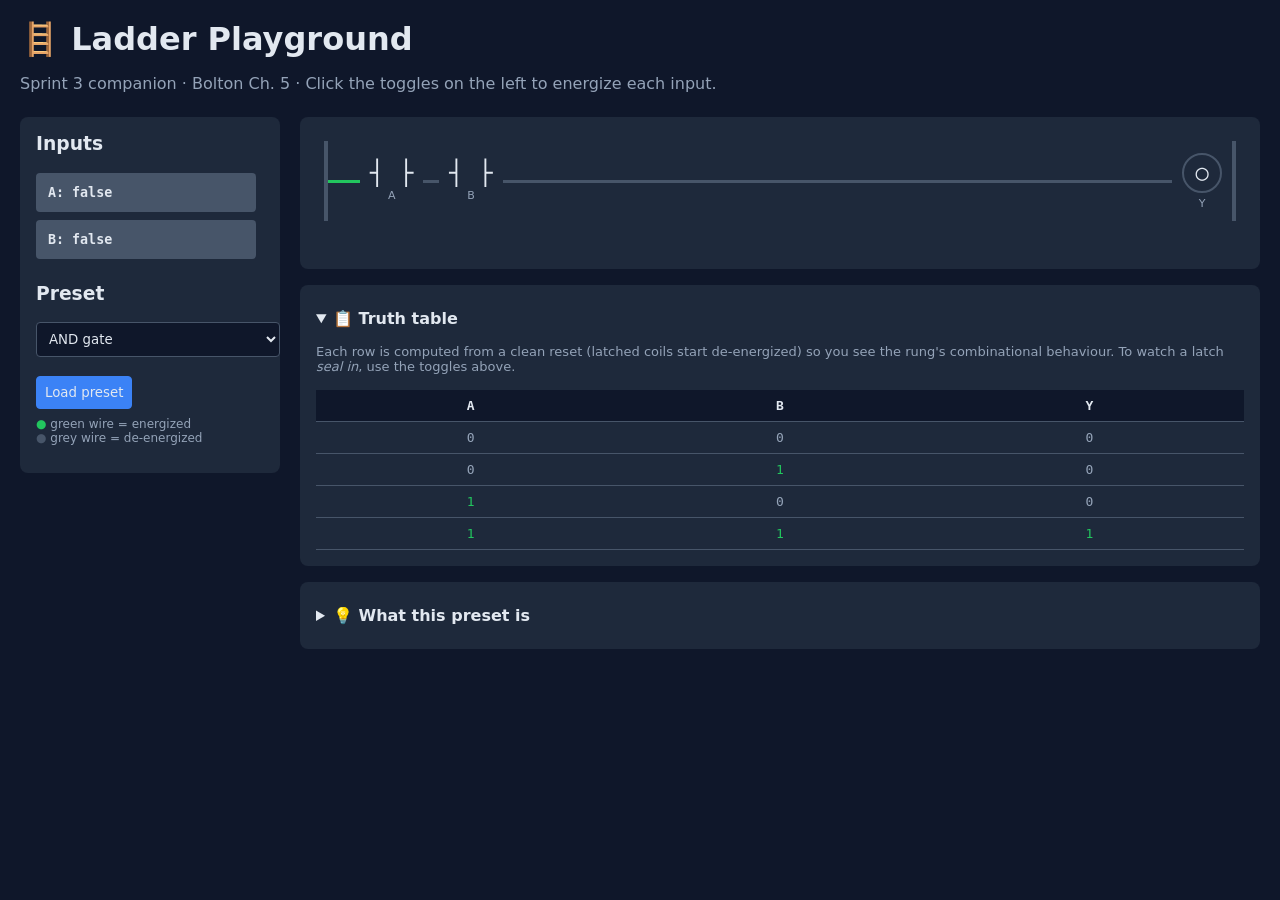
<file: interactive-tools/ladder-simulator/index.html>
<!DOCTYPE html>
<html lang="en">
<head>
<meta charset="UTF-8" />
<meta name="viewport" content="width=device-width, initial-scale=1.0" />
<title>PLC-FastTrack — Ladder Playground</title>
<style>
  :root {
    --bg: #0f172a;
    --panel: #1e293b;
    --rail: #475569;
    --energized: #22c55e;
    --de-energized: #475569;
    --accent: #3b82f6;
    --text: #e2e8f0;
    --muted: #94a3b8;
  }
  * { box-sizing: border-box; }
  body {
    margin: 0;
    background: var(--bg);
    color: var(--text);
    font-family: -apple-system, system-ui, sans-serif;
    padding: 20px;
    min-height: 100vh;
  }
  header { margin-bottom: 24px; }
  h1 { margin: 0 0 8px; }
  .muted { color: var(--muted); }

  .layout {
    display: grid;
    grid-template-columns: 260px 1fr;
    gap: 20px;
    align-items: flex-start;
  }
  @media (max-width: 720px) {
    .layout { grid-template-columns: 1fr; }
  }

  .panel {
    background: var(--panel);
    border-radius: 8px;
    padding: 16px;
  }

  .toggles { display: grid; gap: 8px; }
  .toggle-btn {
    background: var(--de-energized);
    color: var(--text);
    border: none;
    padding: 12px;
    border-radius: 4px;
    cursor: pointer;
    font-weight: 600;
    font-family: monospace;
    text-align: left;
    transition: background 0.15s, color 0.15s;
  }
  .toggle-btn.on {
    background: var(--energized);
    color: #052e16;
  }

  .ladder-area {
    background: var(--panel);
    padding: 24px;
    border-radius: 8px;
    overflow-x: auto;
  }

  .rung {
    display: flex;
    align-items: stretch;
    margin-bottom: 24px;
    min-height: 80px;
  }
  .rail-left, .rail-right {
    width: 4px;
    background: var(--rail);
    flex-shrink: 0;
  }
  .wire {
    height: 3px;
    background: var(--rail);
    align-self: center;
    flex: 0 0 auto;
    transition: background 0.15s;
  }
  .wire.energized { background: var(--energized); }
  .wire-fill { flex: 1; min-width: 16px; }

  .contact, .coil {
    display: inline-flex;
    flex-direction: column;
    align-items: center;
    justify-content: center;
    margin: 0 2px;
    padding: 4px 8px;
    align-self: center;
  }
  .contact-symbol {
    font-family: monospace;
    font-size: 24px;
    color: var(--text);
    line-height: 1;
  }
  .contact.active .contact-symbol { color: var(--energized); }
  .coil-symbol {
    font-family: monospace;
    font-size: 22px;
    color: var(--text);
    border: 2px solid var(--rail);
    border-radius: 50%;
    width: 40px;
    height: 40px;
    display: flex;
    align-items: center;
    justify-content: center;
  }
  .coil.energized .coil-symbol {
    border-color: var(--energized);
    color: var(--energized);
  }
  .label {
    font-size: 11px;
    margin-top: 4px;
    color: var(--muted);
    white-space: nowrap;
  }

  .parallel {
    display: flex;
    flex-direction: column;
    align-items: stretch;
    flex: 0 0 auto;
    position: relative;
    padding: 0 6px;
  }
  .parallel .branch {
    display: flex;
    align-items: center;
    margin: 6px 0;
  }
  /* The two vertical drops that join parallel branches to the surrounding wires */
  .v-bar {
    width: 3px;
    background: var(--rail);
    align-self: stretch;
    flex: 0 0 3px;
    transition: background 0.15s;
  }
  .v-bar.energized { background: var(--energized); }

  select, button {
    background: var(--bg);
    color: var(--text);
    border: 1px solid var(--rail);
    padding: 8px;
    border-radius: 4px;
    margin-right: 8px;
    font-family: inherit;
  }
  button.primary {
    background: var(--accent);
    border-color: var(--accent);
    cursor: pointer;
  }
  button.primary:hover { filter: brightness(1.1); }

  .truth-table {
    width: 100%;
    border-collapse: collapse;
    margin-top: 16px;
    font-family: monospace;
  }
  .truth-table th, .truth-table td {
    padding: 8px 12px;
    text-align: center;
    border-bottom: 1px solid var(--rail);
  }
  .truth-table th { background: var(--bg); }
  .truth-table td.true { color: var(--energized); }
  .truth-table td.false { color: var(--muted); }

  details summary { cursor: pointer; padding: 8px 0; }
  details[open] summary { margin-bottom: 8px; }

  .legend {
    font-size: 12px;
    color: var(--muted);
    margin-top: 8px;
  }
  kbd {
    background: var(--bg);
    padding: 1px 6px;
    border-radius: 3px;
    border: 1px solid var(--rail);
    font-family: monospace;
    font-size: 11px;
  }
</style>
</head>
<body>

<header>
  <h1>🪜 Ladder Playground</h1>
  <p class="muted">Sprint 3 companion · Bolton Ch. 5 · Click the toggles on the left to energize each input.</p>
</header>

<div class="layout">

  <aside class="panel">
    <h3 style="margin-top:0">Inputs</h3>
    <div class="toggles" id="toggles"></div>

    <h3 style="margin-top:24px">Preset</h3>
    <select id="preset">
      <option value="and">AND gate</option>
      <option value="or">OR gate</option>
      <option value="not">NOT gate</option>
      <option value="nand">NAND gate</option>
      <option value="nor">NOR gate</option>
      <option value="xor">XOR gate</option>
      <option value="xnor">XNOR gate</option>
      <option value="seal-in">Seal-in latch (motor start/stop)</option>
      <option value="sr">SR latch (set/reset)</option>
    </select>
    <br/><br/>
    <button class="primary" id="loadBtn">Load preset</button>

    <p class="legend">
      <span style="color: var(--energized)">●</span> green wire = energized<br/>
      <span style="color: var(--rail)">●</span> grey wire = de-energized
    </p>
  </aside>

  <main>
    <div class="ladder-area" id="ladder"></div>

    <details class="panel" style="margin-top:16px" open>
      <summary><strong>📋 Truth table</strong></summary>
      <p class="muted" style="margin: 0 0 8px; font-size: 13px;">
        Each row is computed from a clean reset (latched coils start de-energized) so you see
        the rung's combinational behaviour. To watch a latch <em>seal in</em>, use the toggles above.
      </p>
      <table class="truth-table" id="truthTable"></table>
    </details>

    <details class="panel" style="margin-top:16px">
      <summary><strong>💡 What this preset is</strong></summary>
      <p id="presetDesc" class="muted"></p>
    </details>
  </main>
</div>

<script>
// ─── Presets ──────────────────────────────────────────────────────────────
// Each rung is { branches: [[contact, contact, ...], ...], coil: 'Y' }
// A branch is an ordered list of contacts in series.
// Multiple branches form parallel paths between the same two nodes.
// `seriesAfter` is an extra series-section appended to the rung after the
// (optionally parallel) head section.
// A contact is { var: 'A', no: true }  — `no:true` is normally-open, `no:false` normally-closed.
const presets = {
  'and': {
    name: 'AND gate',
    desc: 'Two NO contacts in series. Output Y is energized only when both A AND B are true.',
    rungs: [{ branches: [[{var:'A',no:true},{var:'B',no:true}]], coil: 'Y' }],
    inputs: ['A','B'],
  },
  'or': {
    name: 'OR gate',
    desc: 'Two NO contacts in parallel. Output Y is energized when A OR B is true.',
    rungs: [{ branches: [[{var:'A',no:true}], [{var:'B',no:true}]], coil: 'Y' }],
    inputs: ['A','B'],
  },
  'not': {
    name: 'NOT gate',
    desc: 'A single NC contact. Output Y is energized when A is false.',
    rungs: [{ branches: [[{var:'A',no:false}]], coil: 'Y' }],
    inputs: ['A'],
  },
  'nand': {
    name: 'NAND gate',
    desc: 'Two NC contacts in parallel. Output Y is the negation of (A AND B).',
    rungs: [{ branches: [[{var:'A',no:false}], [{var:'B',no:false}]], coil: 'Y' }],
    inputs: ['A','B'],
  },
  'nor': {
    name: 'NOR gate',
    desc: 'Two NC contacts in series. Output Y is the negation of (A OR B).',
    rungs: [{ branches: [[{var:'A',no:false},{var:'B',no:false}]], coil: 'Y' }],
    inputs: ['A','B'],
  },
  'xor': {
    name: 'XOR gate',
    desc: 'Two parallel branches: (A NO + B NC) OR (A NC + B NO). Energized when exactly one input is true.',
    rungs: [{
      branches: [
        [{var:'A',no:true},{var:'B',no:false}],
        [{var:'A',no:false},{var:'B',no:true}],
      ],
      coil: 'Y',
    }],
    inputs: ['A','B'],
  },
  'xnor': {
    name: 'XNOR gate',
    desc: 'Two parallel branches: (A NO + B NO) OR (A NC + B NC). Energized when A and B match.',
    rungs: [{
      branches: [
        [{var:'A',no:true},{var:'B',no:true}],
        [{var:'A',no:false},{var:'B',no:false}],
      ],
      coil: 'Y',
    }],
    inputs: ['A','B'],
  },
  'seal-in': {
    name: 'Seal-in latch',
    desc: 'Classic motor start/stop. START energizes MOTOR; the MOTOR contact in parallel "seals" it on. STOP (NC) breaks the rung. Click START once, release, then click STOP to drop out.',
    rungs: [{
      branches: [
        [{var:'START',no:true}],
        [{var:'MOTOR',no:true}],
      ],
      seriesAfter: [{var:'STOP',no:false}],
      coil: 'MOTOR',
    }],
    inputs: ['START','STOP'],
    latched: ['MOTOR'],
  },
  'sr': {
    name: 'SR latch (two rungs)',
    desc: 'Two rungs use latch (L) and unlatch (U) coils. SET energizes Y; RESET drops it. Last rung wins on simultaneous activation — here RESET wins.',
    rungs: [
      { branches: [[{var:'SET',no:true}]], coil: 'Y', action: 'set' },
      { branches: [[{var:'RESET',no:true}]], coil: 'Y', action: 'reset' },
    ],
    inputs: ['SET','RESET'],
    latched: ['Y'],
  },
};

// ─── State ────────────────────────────────────────────────────────────────
const FRESH_INPUTS = { A:false, B:false, START:false, STOP:false, SET:false, RESET:false };
let state = { ...FRESH_INPUTS, MOTOR:false, Y:false };
let currentPreset = 'and';

// ─── Evaluation ───────────────────────────────────────────────────────────
function contactPasses(c, st) {
  return c.no ? !!st[c.var] : !st[c.var];
}

function evalRung(rung, st) {
  const headTrue = rung.branches.some(branch => branch.every(c => contactPasses(c, st)));
  if (rung.seriesAfter) {
    return headTrue && rung.seriesAfter.every(c => contactPasses(c, st));
  }
  return headTrue;
}

function evalAll(st) {
  const newSt = { ...st };
  const preset = presets[currentPreset];
  preset.rungs.forEach(rung => {
    const out = evalRung(rung, newSt);
    if (rung.action === 'set') {
      if (out) newSt[rung.coil] = true;
    } else if (rung.action === 'reset') {
      if (out) newSt[rung.coil] = false;
    } else {
      // Plain coil — drives directly. For a seal-in latch the latching
      // behavior emerges naturally because the coil's own contact appears
      // in the rung.
      newSt[rung.coil] = out;
    }
  });
  return newSt;
}

// ─── Rendering helpers ────────────────────────────────────────────────────
function wire(live, fill = false, w = 16) {
  const cls = live ? 'wire energized' : 'wire';
  const extra = fill ? ' wire-fill' : '';
  return `<div class="${cls}${extra}" style="${fill ? '' : `width:${w}px`}"></div>`;
}

function renderContact(c, energized) {
  const sym = c.no ? '┤ ├' : '┤/├';
  const cls = energized ? ' active' : '';
  return `<div class="contact${cls}"><div class="contact-symbol">${sym}</div><div class="label">${c.var}</div></div>`;
}

function renderBranch(branch, st) {
  // Walk left-to-right: each wire segment is energized only if the cumulative
  // path through preceding contacts is still passing.
  let html = '';
  let live = true;
  branch.forEach((c, i) => {
    html += wire(live);
    const passes = contactPasses(c, st);
    html += renderContact(c, live && passes);
    live = live && passes;
  });
  html += wire(live);
  return { html, live };
}

function renderHeadSection(rung, st) {
  // Single branch — render inline with the rung wires.
  if (rung.branches.length === 1) {
    return renderBranch(rung.branches[0], st);
  }

  // Multiple parallel branches — wrap in a vertical block joined by two v-bars.
  const branchResults = rung.branches.map(b => renderBranch(b, st));
  const anyTrue = branchResults.some(r => r.live);
  const upstreamLive = st.upstream !== false;

  let html = '<div class="parallel">';
  // Left vertical bar — energized only if power has reached this block from upstream.
  html += `<div class="v-bar ${upstreamLive ? 'energized' : ''}" style="position:absolute;left:0;top:0;bottom:0"></div>`;
  // Right vertical bar — energized if at least one branch passed.
  html += `<div class="v-bar ${anyTrue ? 'energized' : ''}" style="position:absolute;right:0;top:0;bottom:0"></div>`;
  branchResults.forEach(r => {
    html += `<div class="branch">${r.html}</div>`;
  });
  html += '</div>';
  return { html, live: anyTrue };
}

function renderRung(rung, st) {
  let html = `<div class="rung"><div class="rail-left"></div>`;
  html += wire(true, false, 16);

  const head = renderHeadSection(rung, st);
  html += head.html;

  let live = head.live;
  if (rung.seriesAfter) {
    rung.seriesAfter.forEach(c => {
      html += wire(live);
      const passes = contactPasses(c, st);
      html += renderContact(c, live && passes);
      live = live && passes;
    });
  }

  html += wire(live, true);

  // Coil. SR latches use L / U notation in the symbol so it's clear
  // which rung is set vs reset.
  let coilSym = live ? '●' : '○';
  if (rung.action === 'set') coilSym = 'L';
  else if (rung.action === 'reset') coilSym = 'U';
  const coilLive = live;
  html += `<div class="coil${coilLive ? ' energized' : ''}"><div class="coil-symbol">${coilSym}</div><div class="label">${rung.coil}</div></div>`;
  html += `<div class="rail-right"></div></div>`;
  return html;
}

// ─── Top-level render ─────────────────────────────────────────────────────
function rebuildToggles() {
  const preset = presets[currentPreset];
  const togglesDiv = document.getElementById('toggles');
  togglesDiv.innerHTML = preset.inputs
    .map(v => `<button class="toggle-btn" data-input="${v}">${v}: ${state[v] ? 'true' : 'false'}</button>`)
    .join('');
  togglesDiv.querySelectorAll('.toggle-btn').forEach(btn => {
    btn.addEventListener('click', () => {
      const v = btn.dataset.input;
      state[v] = !state[v];
      render();
    });
  });
}

function render() {
  const preset = presets[currentPreset];

  // Two passes settle a latching coil within one click — the first pass writes
  // the new coil value, the second pass observes its own contact.
  state = evalAll(state);
  state = evalAll(state);

  document.getElementById('ladder').innerHTML = preset.rungs.map(r => renderRung(r, state)).join('');
  document.getElementById('presetDesc').textContent = preset.desc;

  document.querySelectorAll('.toggle-btn').forEach(btn => {
    const v = btn.dataset.input;
    btn.classList.toggle('on', state[v] === true);
    btn.textContent = `${v}: ${state[v] ? 'true' : 'false'}`;
  });

  renderTruthTable(preset);
}

function renderTruthTable(preset) {
  const inputs = preset.inputs;
  const n = inputs.length;
  const combos = [];
  for (let i = 0; i < (1 << n); i++) {
    const row = {};
    inputs.forEach((v, idx) => row[v] = !!(i & (1 << (n - 1 - idx))));
    combos.push(row);
  }
  const outputCoils = [...new Set(preset.rungs.map(r => r.coil))];
  let html = `<thead><tr>`;
  inputs.forEach(v => html += `<th>${v}</th>`);
  outputCoils.forEach(c => html += `<th>${c}</th>`);
  html += `</tr></thead><tbody>`;
  combos.forEach(combo => {
    let trial = { ...FRESH_INPUTS, ...combo };
    // Reset latched coils so each row shows the rung's own behaviour.
    (preset.latched || []).forEach(v => trial[v] = false);
    trial = evalAll(trial);
    trial = evalAll(trial);
    html += `<tr>`;
    inputs.forEach(v => html += `<td class="${combo[v] ? 'true' : 'false'}">${combo[v] ? '1' : '0'}</td>`);
    outputCoils.forEach(c => html += `<td class="${trial[c] ? 'true' : 'false'}">${trial[c] ? '1' : '0'}</td>`);
    html += `</tr>`;
  });
  html += `</tbody>`;
  document.getElementById('truthTable').innerHTML = html;
}

// ─── Wire-up ──────────────────────────────────────────────────────────────
document.getElementById('loadBtn').addEventListener('click', () => {
  currentPreset = document.getElementById('preset').value;
  state = { ...FRESH_INPUTS, MOTOR: false, Y: false };
  rebuildToggles();
  render();
});

rebuildToggles();
render();
</script>
</body>
</html>
</file>
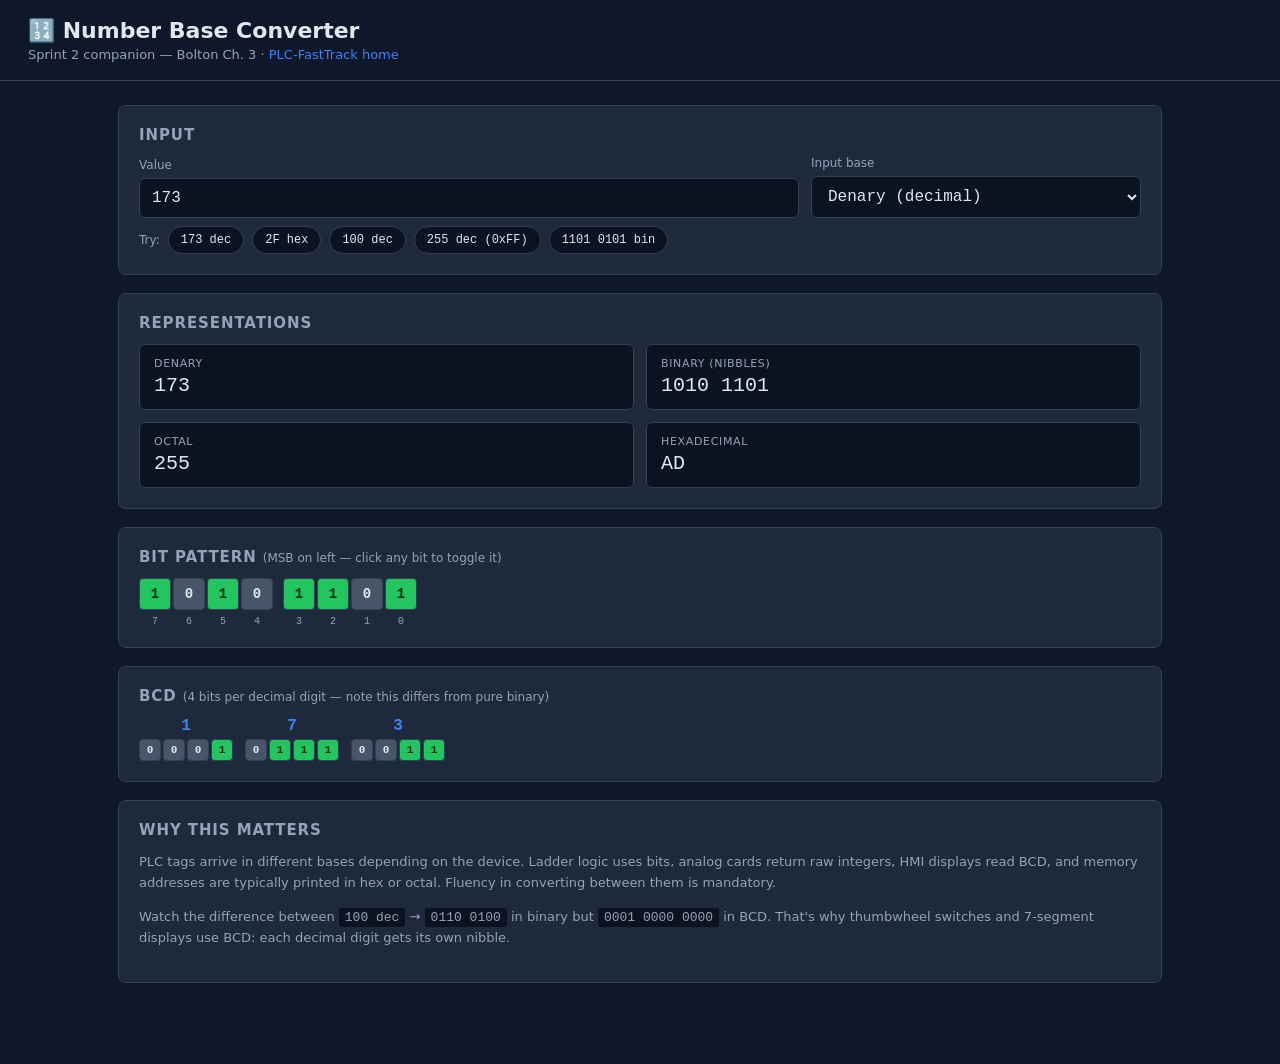
<file: interactive-tools/number-converter/index.html>
<!DOCTYPE html>
<html lang="en">
<head>
<meta charset="UTF-8" />
<meta name="viewport" content="width=device-width, initial-scale=1.0" />
<title>PLC-FastTrack — Number Base Converter</title>
<style>
  :root {
    --bg: #0f172a;
    --panel: #1e293b;
    --panel-2: #0b1220;
    --line: #334155;
    --text: #e2e8f0;
    --muted: #94a3b8;
    --accent: #3b82f6;
    --on: #22c55e;
    --off: #475569;
    --warn: #f59e0b;
    --err: #ef4444;
  }
  * { box-sizing: border-box; }
  body {
    margin: 0;
    background: var(--bg);
    color: var(--text);
    font-family: -apple-system, system-ui, "Segoe UI", sans-serif;
    min-height: 100vh;
  }
  header {
    padding: 18px 28px;
    border-bottom: 1px solid var(--line);
  }
  h1 { margin: 0; font-size: 22px; }
  header .sub { color: var(--muted); font-size: 13px; margin-top: 4px; }
  header a { color: var(--accent); text-decoration: none; }

  main {
    max-width: 1100px;
    margin: 0 auto;
    padding: 24px 28px 60px;
  }

  .panel {
    background: var(--panel);
    border: 1px solid var(--line);
    border-radius: 8px;
    padding: 20px;
    margin-bottom: 18px;
  }
  .panel h2 {
    margin: 0 0 12px;
    font-size: 15px;
    text-transform: uppercase;
    letter-spacing: 0.06em;
    color: var(--muted);
  }

  .input-row {
    display: grid;
    grid-template-columns: 2fr 1fr;
    gap: 12px;
    align-items: end;
  }
  label { display: block; font-size: 12px; color: var(--muted); margin-bottom: 6px; }
  input[type="text"], select {
    width: 100%;
    background: var(--panel-2);
    color: var(--text);
    border: 1px solid var(--line);
    border-radius: 6px;
    padding: 10px 12px;
    font-family: "SF Mono", Menlo, Consolas, monospace;
    font-size: 16px;
  }
  input[type="text"]:focus, select:focus {
    outline: none;
    border-color: var(--accent);
  }

  .results {
    display: grid;
    grid-template-columns: repeat(2, 1fr);
    gap: 12px;
  }
  .result {
    background: var(--panel-2);
    border: 1px solid var(--line);
    border-radius: 6px;
    padding: 12px 14px;
  }
  .result .lbl { font-size: 11px; text-transform: uppercase; color: var(--muted); letter-spacing: 0.06em; }
  .result .val {
    font-family: "SF Mono", Menlo, Consolas, monospace;
    font-size: 20px;
    margin-top: 4px;
    word-break: break-all;
  }

  .bits {
    display: flex;
    flex-wrap: wrap;
    gap: 10px;
    justify-content: flex-start;
  }
  .nibble {
    display: flex;
    flex-direction: column;
    align-items: center;
    gap: 6px;
  }
  .bit {
    width: 32px;
    height: 32px;
    border-radius: 4px;
    background: var(--off);
    color: var(--text);
    display: flex;
    align-items: center;
    justify-content: center;
    font-family: "SF Mono", Menlo, Consolas, monospace;
    font-size: 14px;
    font-weight: 600;
    border: 1px solid var(--line);
    cursor: pointer;
    user-select: none;
    transition: background 0.1s;
  }
  .bit.on { background: var(--on); color: #052e16; }
  .bit-row { display: flex; gap: 2px; }
  .bit-idx {
    font-family: "SF Mono", Menlo, Consolas, monospace;
    font-size: 10px;
    color: var(--muted);
  }
  .bit-idx-row { display: flex; gap: 2px; }
  .bit-idx-row span { width: 32px; text-align: center; }

  .err {
    background: rgba(239, 68, 68, 0.1);
    border: 1px solid var(--err);
    color: #fca5a5;
    padding: 10px 14px;
    border-radius: 6px;
    margin-bottom: 12px;
    font-size: 14px;
  }
  .hidden { display: none; }

  .examples {
    display: flex;
    flex-wrap: wrap;
    gap: 8px;
    margin-top: 8px;
  }
  .examples button {
    background: var(--panel-2);
    color: var(--text);
    border: 1px solid var(--line);
    border-radius: 999px;
    padding: 6px 12px;
    font-family: "SF Mono", Menlo, Consolas, monospace;
    font-size: 12px;
    cursor: pointer;
  }
  .examples button:hover { border-color: var(--accent); }

  .bcd-row {
    display: flex;
    flex-wrap: wrap;
    gap: 12px;
  }
  .bcd-digit {
    display: flex;
    flex-direction: column;
    align-items: center;
    gap: 4px;
  }
  .bcd-digit .digit-label {
    font-family: "SF Mono", Menlo, Consolas, monospace;
    font-size: 16px;
    color: var(--accent);
    font-weight: 600;
  }
  .bcd-digit .nibble-display {
    display: flex;
    gap: 2px;
  }
  .bcd-digit .bit {
    width: 22px;
    height: 22px;
    font-size: 11px;
    cursor: default;
  }

  .tips {
    color: var(--muted);
    font-size: 13px;
    line-height: 1.6;
  }
  .tips code {
    background: var(--panel-2);
    padding: 2px 6px;
    border-radius: 3px;
    font-family: "SF Mono", Menlo, Consolas, monospace;
  }
</style>
</head>
<body>

<header>
  <h1>🔢 Number Base Converter</h1>
  <div class="sub">
    Sprint 2 companion — Bolton Ch. 3 ·
    <a href="../../README.md">PLC-FastTrack home</a>
  </div>
</header>

<main>

  <div class="panel">
    <h2>Input</h2>
    <div class="input-row">
      <div>
        <label for="value">Value</label>
        <input id="value" type="text" value="173" autocomplete="off" spellcheck="false" />
      </div>
      <div>
        <label for="base">Input base</label>
        <select id="base">
          <option value="10" selected>Denary (decimal)</option>
          <option value="2">Binary</option>
          <option value="8">Octal</option>
          <option value="16">Hexadecimal</option>
        </select>
      </div>
    </div>
    <div class="examples">
      <span style="color: var(--muted); font-size: 12px; align-self: center;">Try:</span>
      <button data-value="173" data-base="10">173 dec</button>
      <button data-value="2F" data-base="16">2F hex</button>
      <button data-value="100" data-base="10">100 dec</button>
      <button data-value="255" data-base="10">255 dec (0xFF)</button>
      <button data-value="11010101" data-base="2">1101 0101 bin</button>
    </div>
    <div id="error" class="err hidden"></div>
  </div>

  <div class="panel">
    <h2>Representations</h2>
    <div class="results">
      <div class="result"><div class="lbl">Denary</div><div class="val" id="out-dec">—</div></div>
      <div class="result"><div class="lbl">Binary (nibbles)</div><div class="val" id="out-bin">—</div></div>
      <div class="result"><div class="lbl">Octal</div><div class="val" id="out-oct">—</div></div>
      <div class="result"><div class="lbl">Hexadecimal</div><div class="val" id="out-hex">—</div></div>
    </div>
  </div>

  <div class="panel">
    <h2>Bit pattern <span style="color: var(--muted); font-weight: normal; font-size: 12px; text-transform: none; letter-spacing: 0;">(MSB on left — click any bit to toggle it)</span></h2>
    <div id="bits" class="bits"></div>
  </div>

  <div class="panel">
    <h2>BCD <span style="color: var(--muted); font-weight: normal; font-size: 12px; text-transform: none; letter-spacing: 0;">(4 bits per decimal digit — note this differs from pure binary)</span></h2>
    <div id="bcd" class="bcd-row"></div>
  </div>

  <div class="panel">
    <h2>Why this matters</h2>
    <div class="tips">
      <p>PLC tags arrive in different bases depending on the device. Ladder logic
      uses bits, analog cards return raw integers, HMI displays read BCD, and
      memory addresses are typically printed in hex or octal. Fluency in
      converting between them is mandatory.</p>
      <p>Watch the difference between <code>100 dec</code> →
      <code>0110 0100</code> in binary but <code>0001 0000 0000</code> in BCD.
      That's why thumbwheel switches and 7-segment displays use BCD: each
      decimal digit gets its own nibble.</p>
    </div>
  </div>

</main>

<script>
(function () {
  const valueEl = document.getElementById("value");
  const baseEl = document.getElementById("base");
  const errEl = document.getElementById("error");

  const outDec = document.getElementById("out-dec");
  const outBin = document.getElementById("out-bin");
  const outOct = document.getElementById("out-oct");
  const outHex = document.getElementById("out-hex");

  const bitsEl = document.getElementById("bits");
  const bcdEl = document.getElementById("bcd");

  function chooseWidth(n) {
    if (n < 256) return 8;
    if (n < 65536) return 16;
    return 32;
  }

  function nibbleGroups(bits) {
    const groups = [];
    for (let i = 0; i < bits.length; i += 4) groups.push(bits.slice(i, i + 4));
    return groups;
  }

  function renderBits(n, width) {
    bitsEl.innerHTML = "";
    const bits = n.toString(2).padStart(width, "0");
    const groups = nibbleGroups(bits);
    let bitIdx = width - 1;
    groups.forEach((nib) => {
      const wrap = document.createElement("div");
      wrap.className = "nibble";

      const row = document.createElement("div");
      row.className = "bit-row";
      const idxRow = document.createElement("div");
      idxRow.className = "bit-idx-row";

      for (const ch of nib) {
        const cell = document.createElement("div");
        cell.className = "bit" + (ch === "1" ? " on" : "");
        cell.textContent = ch;
        const myIdx = bitIdx;
        cell.addEventListener("click", () => {
          const cur = parseCurrent();
          if (cur === null) return;
          // Use >>> 0 to coerce to unsigned 32-bit; JS << is signed and bit 31 would otherwise flip the sign.
          const toggled = (cur ^ (1 << myIdx)) >>> 0;
          if (toggled >= 2 ** 32) return;
          setValue(toggled);
        });
        row.appendChild(cell);

        const idx = document.createElement("span");
        idx.className = "bit-idx";
        idx.textContent = bitIdx;
        idxRow.appendChild(idx);
        bitIdx--;
      }

      wrap.appendChild(row);
      wrap.appendChild(idxRow);
      bitsEl.appendChild(wrap);
    });
  }

  function renderBCD(n) {
    bcdEl.innerHTML = "";
    const digits = String(n).split("");
    digits.forEach((d) => {
      const wrap = document.createElement("div");
      wrap.className = "bcd-digit";

      const lbl = document.createElement("div");
      lbl.className = "digit-label";
      lbl.textContent = d;

      const nib = document.createElement("div");
      nib.className = "nibble-display";
      const bits = parseInt(d, 10).toString(2).padStart(4, "0");
      for (const ch of bits) {
        const cell = document.createElement("div");
        cell.className = "bit" + (ch === "1" ? " on" : "");
        cell.textContent = ch;
        nib.appendChild(cell);
      }

      wrap.appendChild(lbl);
      wrap.appendChild(nib);
      bcdEl.appendChild(wrap);
    });
  }

  function parseCurrent() {
    const raw = valueEl.value.trim().replace(/\s+/g, "");
    if (!raw) return null;
    const base = parseInt(baseEl.value, 10);
    const validChars = {
      2: /^[01]+$/,
      8: /^[0-7]+$/,
      10: /^[0-9]+$/,
      16: /^[0-9a-fA-F]+$/,
    };
    if (!validChars[base].test(raw)) return null;
    const n = parseInt(raw, base);
    if (!Number.isFinite(n) || n < 0 || n >= 2 ** 32) return null;
    return n;
  }

  function setValue(n) {
    const base = parseInt(baseEl.value, 10);
    valueEl.value = n.toString(base).toUpperCase();
    update();
  }

  function setError(msg) {
    if (msg) {
      errEl.textContent = msg;
      errEl.classList.remove("hidden");
    } else {
      errEl.classList.add("hidden");
    }
  }

  function update() {
    const raw = valueEl.value.trim();
    if (!raw) {
      setError("Enter a value to convert.");
      [outDec, outBin, outOct, outHex].forEach((el) => (el.textContent = "—"));
      bitsEl.innerHTML = "";
      bcdEl.innerHTML = "";
      return;
    }
    const n = parseCurrent();
    if (n === null) {
      setError("Invalid input for selected base, or out of 32-bit range.");
      return;
    }
    setError("");
    const width = chooseWidth(n);
    const bits = n.toString(2).padStart(width, "0");
    const grouped = bits.match(/.{1,4}/g).join(" ");
    outDec.textContent = n.toString(10);
    outBin.textContent = grouped;
    outOct.textContent = n.toString(8);
    outHex.textContent = n.toString(16).toUpperCase();
    renderBits(n, width);
    renderBCD(n);
  }

  valueEl.addEventListener("input", update);
  baseEl.addEventListener("change", () => {
    const n = parseCurrent();
    if (n !== null) {
      valueEl.value = n.toString(parseInt(baseEl.value, 10)).toUpperCase();
    }
    update();
  });

  document.querySelectorAll(".examples button").forEach((btn) => {
    btn.addEventListener("click", () => {
      baseEl.value = btn.dataset.base;
      valueEl.value = btn.dataset.value;
      update();
    });
  });

  update();
})();
</script>

</body>
</html>
</file>
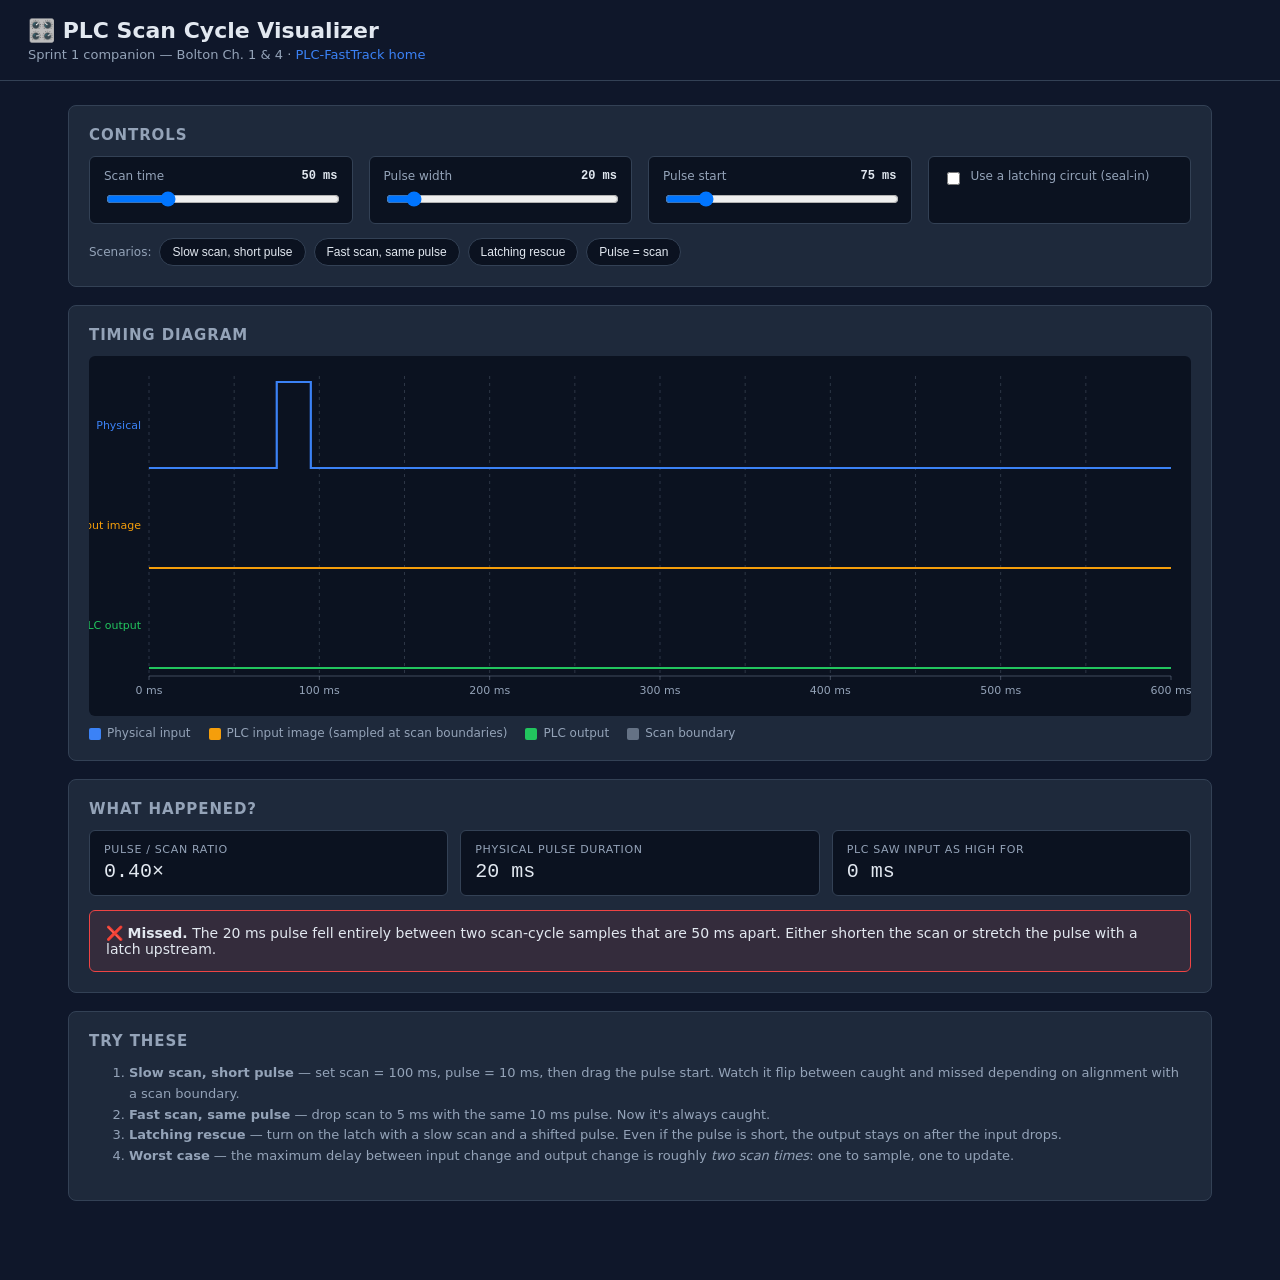
<file: interactive-tools/scan-cycle-visualizer/index.html>
<!DOCTYPE html>
<html lang="en">
<head>
<meta charset="UTF-8" />
<meta name="viewport" content="width=device-width, initial-scale=1.0" />
<title>PLC-FastTrack — Scan Cycle Visualizer</title>
<style>
  :root {
    --bg: #0f172a;
    --panel: #1e293b;
    --panel-2: #0b1220;
    --line: #334155;
    --text: #e2e8f0;
    --muted: #94a3b8;
    --accent: #3b82f6;
    --phys: #3b82f6;
    --img: #f59e0b;
    --out: #22c55e;
    --err: #ef4444;
    --ok: #22c55e;
  }
  * { box-sizing: border-box; }
  body {
    margin: 0;
    background: var(--bg);
    color: var(--text);
    font-family: -apple-system, system-ui, "Segoe UI", sans-serif;
    min-height: 100vh;
  }
  header {
    padding: 18px 28px;
    border-bottom: 1px solid var(--line);
  }
  h1 { margin: 0; font-size: 22px; }
  header .sub { color: var(--muted); font-size: 13px; margin-top: 4px; }
  header a { color: var(--accent); text-decoration: none; }

  main {
    max-width: 1200px;
    margin: 0 auto;
    padding: 24px 28px 60px;
  }

  .panel {
    background: var(--panel);
    border: 1px solid var(--line);
    border-radius: 8px;
    padding: 20px;
    margin-bottom: 18px;
  }
  .panel h2 {
    margin: 0 0 12px;
    font-size: 15px;
    text-transform: uppercase;
    letter-spacing: 0.06em;
    color: var(--muted);
  }

  .controls {
    display: grid;
    grid-template-columns: repeat(auto-fit, minmax(220px, 1fr));
    gap: 16px;
  }
  .control {
    background: var(--panel-2);
    border: 1px solid var(--line);
    border-radius: 6px;
    padding: 12px 14px;
  }
  .control label {
    font-size: 12px;
    color: var(--muted);
    display: flex;
    justify-content: space-between;
    margin-bottom: 6px;
  }
  .control label b {
    color: var(--text);
    font-family: "SF Mono", Menlo, Consolas, monospace;
  }
  .control input[type="range"] { width: 100%; }
  .control.checkbox label { justify-content: flex-start; gap: 8px; cursor: pointer; }

  canvas { display: block; width: 100%; background: var(--panel-2); border-radius: 6px; }

  .legend {
    display: flex;
    gap: 18px;
    flex-wrap: wrap;
    font-size: 12px;
    color: var(--muted);
    margin-top: 10px;
  }
  .legend .swatch {
    display: inline-block;
    width: 12px;
    height: 12px;
    border-radius: 2px;
    margin-right: 6px;
    vertical-align: middle;
  }

  .stats {
    display: grid;
    grid-template-columns: repeat(auto-fit, minmax(200px, 1fr));
    gap: 12px;
  }
  .stat {
    background: var(--panel-2);
    border: 1px solid var(--line);
    border-radius: 6px;
    padding: 12px 14px;
  }
  .stat .lbl { font-size: 11px; text-transform: uppercase; color: var(--muted); letter-spacing: 0.06em; }
  .stat .val { font-family: "SF Mono", Menlo, Consolas, monospace; font-size: 20px; margin-top: 4px; }

  .verdict {
    padding: 14px 16px;
    border-radius: 6px;
    font-size: 14px;
    margin-top: 14px;
  }
  .verdict.ok { background: rgba(34, 197, 94, 0.1); border: 1px solid var(--ok); }
  .verdict.bad { background: rgba(239, 68, 68, 0.1); border: 1px solid var(--err); }

  .scenarios {
    display: flex;
    flex-wrap: wrap;
    gap: 8px;
  }
  .scenarios button {
    background: var(--panel-2);
    color: var(--text);
    border: 1px solid var(--line);
    border-radius: 999px;
    padding: 6px 12px;
    font-size: 12px;
    cursor: pointer;
  }
  .scenarios button:hover { border-color: var(--accent); }

  .tips { color: var(--muted); font-size: 13px; line-height: 1.6; }
</style>
</head>
<body>

<header>
  <h1>🎛️ PLC Scan Cycle Visualizer</h1>
  <div class="sub">
    Sprint 1 companion — Bolton Ch. 1 &amp; 4 ·
    <a href="../../README.md">PLC-FastTrack home</a>
  </div>
</header>

<main>

  <div class="panel">
    <h2>Controls</h2>
    <div class="controls">
      <div class="control">
        <label>Scan time <b><span id="scan-val">50</span> ms</b></label>
        <input id="scan" type="range" min="1" max="200" step="1" value="50" />
      </div>
      <div class="control">
        <label>Pulse width <b><span id="pulse-val">20</span> ms</b></label>
        <input id="pulse" type="range" min="1" max="200" step="1" value="20" />
      </div>
      <div class="control">
        <label>Pulse start <b><span id="start-val">75</span> ms</b></label>
        <input id="start" type="range" min="0" max="500" step="1" value="75" />
      </div>
      <div class="control checkbox">
        <label>
          <input id="latched" type="checkbox" />
          Use a latching circuit (seal-in)
        </label>
      </div>
    </div>
    <div class="scenarios" style="margin-top: 14px;">
      <span style="color: var(--muted); font-size: 12px; align-self: center;">Scenarios:</span>
      <button data-scan="100" data-pulse="10" data-start="75">Slow scan, short pulse</button>
      <button data-scan="5" data-pulse="10" data-start="75">Fast scan, same pulse</button>
      <button data-scan="100" data-pulse="10" data-start="75" data-latch="1">Latching rescue</button>
      <button data-scan="50" data-pulse="50" data-start="75">Pulse = scan</button>
    </div>
  </div>

  <div class="panel">
    <h2>Timing diagram</h2>
    <canvas id="chart" width="1100" height="360"></canvas>
    <div class="legend">
      <span><span class="swatch" style="background: var(--phys)"></span>Physical input</span>
      <span><span class="swatch" style="background: var(--img)"></span>PLC input image (sampled at scan boundaries)</span>
      <span><span class="swatch" style="background: var(--out)"></span>PLC output</span>
      <span><span class="swatch" style="background: #94a3b8; opacity: 0.6"></span>Scan boundary</span>
    </div>
  </div>

  <div class="panel">
    <h2>What happened?</h2>
    <div class="stats">
      <div class="stat"><div class="lbl">Pulse / scan ratio</div><div class="val" id="stat-ratio">—</div></div>
      <div class="stat"><div class="lbl">Physical pulse duration</div><div class="val" id="stat-phys">—</div></div>
      <div class="stat"><div class="lbl">PLC saw input as high for</div><div class="val" id="stat-img">—</div></div>
    </div>
    <div id="verdict" class="verdict ok"></div>
  </div>

  <div class="panel">
    <h2>Try these</h2>
    <div class="tips">
      <ol>
        <li><b>Slow scan, short pulse</b> — set scan = 100&nbsp;ms, pulse =
          10&nbsp;ms, then drag the pulse start. Watch it flip between caught
          and missed depending on alignment with a scan boundary.</li>
        <li><b>Fast scan, same pulse</b> — drop scan to 5&nbsp;ms with the
          same 10&nbsp;ms pulse. Now it's always caught.</li>
        <li><b>Latching rescue</b> — turn on the latch with a slow scan and a
          shifted pulse. Even if the pulse is short, the output stays on after
          the input drops.</li>
        <li><b>Worst case</b> — the maximum delay between input change and
          output change is roughly <i>two scan times</i>: one to sample, one
          to update.</li>
      </ol>
    </div>
  </div>

</main>

<script>
(function () {
  const scanEl = document.getElementById("scan");
  const pulseEl = document.getElementById("pulse");
  const startEl = document.getElementById("start");
  const latchEl = document.getElementById("latched");
  const scanVal = document.getElementById("scan-val");
  const pulseVal = document.getElementById("pulse-val");
  const startVal = document.getElementById("start-val");

  const canvas = document.getElementById("chart");
  const ctx = canvas.getContext("2d");

  const statRatio = document.getElementById("stat-ratio");
  const statPhys = document.getElementById("stat-phys");
  const statImg = document.getElementById("stat-img");
  const verdict = document.getElementById("verdict");

  const WINDOW_MS = 600;
  const PAD_LEFT = 60;
  const PAD_RIGHT = 20;
  const PAD_TOP = 20;
  const PAD_BOTTOM = 40;

  function fitCanvas() {
    const rect = canvas.getBoundingClientRect();
    const dpr = window.devicePixelRatio || 1;
    canvas.width = rect.width * dpr;
    canvas.height = 360 * dpr;
    ctx.setTransform(dpr, 0, 0, dpr, 0, 0);
  }

  function simulate() {
    const scan = parseInt(scanEl.value, 10);
    const pulse = parseInt(pulseEl.value, 10);
    const start = parseInt(startEl.value, 10);
    const latched = latchEl.checked;

    const phys = new Uint8Array(WINDOW_MS);
    const img = new Uint8Array(WINDOW_MS);
    const out = new Uint8Array(WINDOW_MS);

    for (let i = 0; i < WINDOW_MS; i++) {
      phys[i] = (i >= start && i < start + pulse) ? 1 : 0;
    }
    // Real PLC scan: read inputs at the START of the scan, execute logic,
    // then write outputs at the END of the scan. So an input that arrives
    // just after the read phase isn't reflected on the output until the
    // following scan completes — up to ~2 scan times of total latency.
    let inputImage = 0, outputImage = 0, pendingOutput = 0;
    for (let i = 0; i < WINDOW_MS; i++) {
      if (i % scan === 0) {
        // End-of-previous-scan write phase, then start-of-this-scan read + execute.
        outputImage = pendingOutput;
        inputImage = phys[i];
        if (latched) {
          if (inputImage === 1) pendingOutput = 1;
        } else {
          pendingOutput = inputImage;
        }
      }
      img[i] = inputImage;
      out[i] = outputImage;
    }
    return { phys, img, out, scan, pulse, start, latched };
  }

  function drawTrace(arr, color, yHigh, yLow, w) {
    ctx.strokeStyle = color;
    ctx.lineWidth = 2.2;
    ctx.beginPath();
    let prevY = arr[0] ? yHigh : yLow;
    ctx.moveTo(PAD_LEFT, prevY);
    for (let i = 1; i < WINDOW_MS; i++) {
      const x = PAD_LEFT + (i / WINDOW_MS) * w;
      const y = arr[i] ? yHigh : yLow;
      if (y !== prevY) {
        ctx.lineTo(x, prevY);
        ctx.lineTo(x, y);
        prevY = y;
      }
    }
    ctx.lineTo(PAD_LEFT + w, prevY);
    ctx.stroke();
  }

  function drawLabel(text, y, color) {
    ctx.fillStyle = color;
    ctx.font = "11px -apple-system, system-ui";
    ctx.textAlign = "right";
    ctx.fillText(text, PAD_LEFT - 8, y + 4);
  }

  function render() {
    fitCanvas();
    const { phys, img, out, scan, pulse, start, latched } = simulate();

    const rect = canvas.getBoundingClientRect();
    const w = rect.width - PAD_LEFT - PAD_RIGHT;
    const h = 360 - PAD_TOP - PAD_BOTTOM;

    ctx.clearRect(0, 0, rect.width, 360);

    const lanes = 3;
    const laneH = h / lanes;
    const laneGap = 16;

    for (let i = 0; i < WINDOW_MS; i += scan) {
      const x = PAD_LEFT + (i / WINDOW_MS) * w;
      ctx.strokeStyle = "rgba(148, 163, 184, 0.25)";
      ctx.setLineDash([3, 4]);
      ctx.lineWidth = 1;
      ctx.beginPath();
      ctx.moveTo(x, PAD_TOP);
      ctx.lineTo(x, PAD_TOP + h);
      ctx.stroke();
    }
    ctx.setLineDash([]);

    ctx.strokeStyle = "rgba(148, 163, 184, 0.4)";
    ctx.lineWidth = 1;
    ctx.beginPath();
    ctx.moveTo(PAD_LEFT, PAD_TOP + h);
    ctx.lineTo(PAD_LEFT + w, PAD_TOP + h);
    ctx.stroke();

    const tickStep = 100;
    ctx.fillStyle = "#94a3b8";
    ctx.font = "11px -apple-system, system-ui";
    ctx.textAlign = "center";
    for (let t = 0; t <= WINDOW_MS; t += tickStep) {
      const x = PAD_LEFT + (t / WINDOW_MS) * w;
      ctx.fillText(t + " ms", x, PAD_TOP + h + 18);
      ctx.strokeStyle = "rgba(148, 163, 184, 0.4)";
      ctx.beginPath();
      ctx.moveTo(x, PAD_TOP + h);
      ctx.lineTo(x, PAD_TOP + h + 4);
      ctx.stroke();
    }

    const traces = [
      { arr: phys, color: getCSS("--phys"), label: "Physical" },
      { arr: img, color: getCSS("--img"), label: "PLC input image" },
      { arr: out, color: getCSS("--out"), label: "PLC output" },
    ];

    traces.forEach((tr, i) => {
      const yTop = PAD_TOP + i * laneH + 6;
      const yBot = PAD_TOP + (i + 1) * laneH - laneGap / 2;
      drawTrace(tr.arr, tr.color, yTop, yBot, w);
      drawLabel(tr.label, (yTop + yBot) / 2, tr.color);
    });

    let physCount = 0, imgCount = 0;
    for (let i = 0; i < WINDOW_MS; i++) {
      if (phys[i]) physCount++;
      if (img[i]) imgCount++;
    }

    scanVal.textContent = scan;
    pulseVal.textContent = pulse;
    startVal.textContent = start;
    statRatio.textContent = (pulse / scan).toFixed(2) + "×";
    statPhys.textContent = physCount + " ms";
    statImg.textContent = imgCount + " ms";

    const caught = imgCount > 0;
    if (caught) {
      verdict.className = "verdict ok";
      verdict.innerHTML = `✅ <b>Caught.</b> The input image stayed high for ${imgCount} ms ` +
        `(rounded to a multiple of the ${scan} ms scan time).` +
        (latched ? " The latching circuit holds the output even after the physical input drops." : "");
    } else {
      verdict.className = "verdict bad";
      verdict.innerHTML = `❌ <b>Missed.</b> The ${pulse} ms pulse fell entirely between two scan-cycle samples that are ${scan} ms apart. ` +
        `Either shorten the scan or stretch the pulse with a latch upstream.`;
    }
  }

  function getCSS(varName) {
    return getComputedStyle(document.documentElement).getPropertyValue(varName).trim();
  }

  [scanEl, pulseEl, startEl, latchEl].forEach((el) => {
    el.addEventListener("input", render);
    el.addEventListener("change", render);
  });
  window.addEventListener("resize", render);

  document.querySelectorAll(".scenarios button").forEach((b) => {
    b.addEventListener("click", () => {
      scanEl.value = b.dataset.scan;
      pulseEl.value = b.dataset.pulse;
      startEl.value = b.dataset.start;
      latchEl.checked = b.dataset.latch === "1";
      render();
    });
  });

  render();
})();
</script>

</body>
</html>
</file>
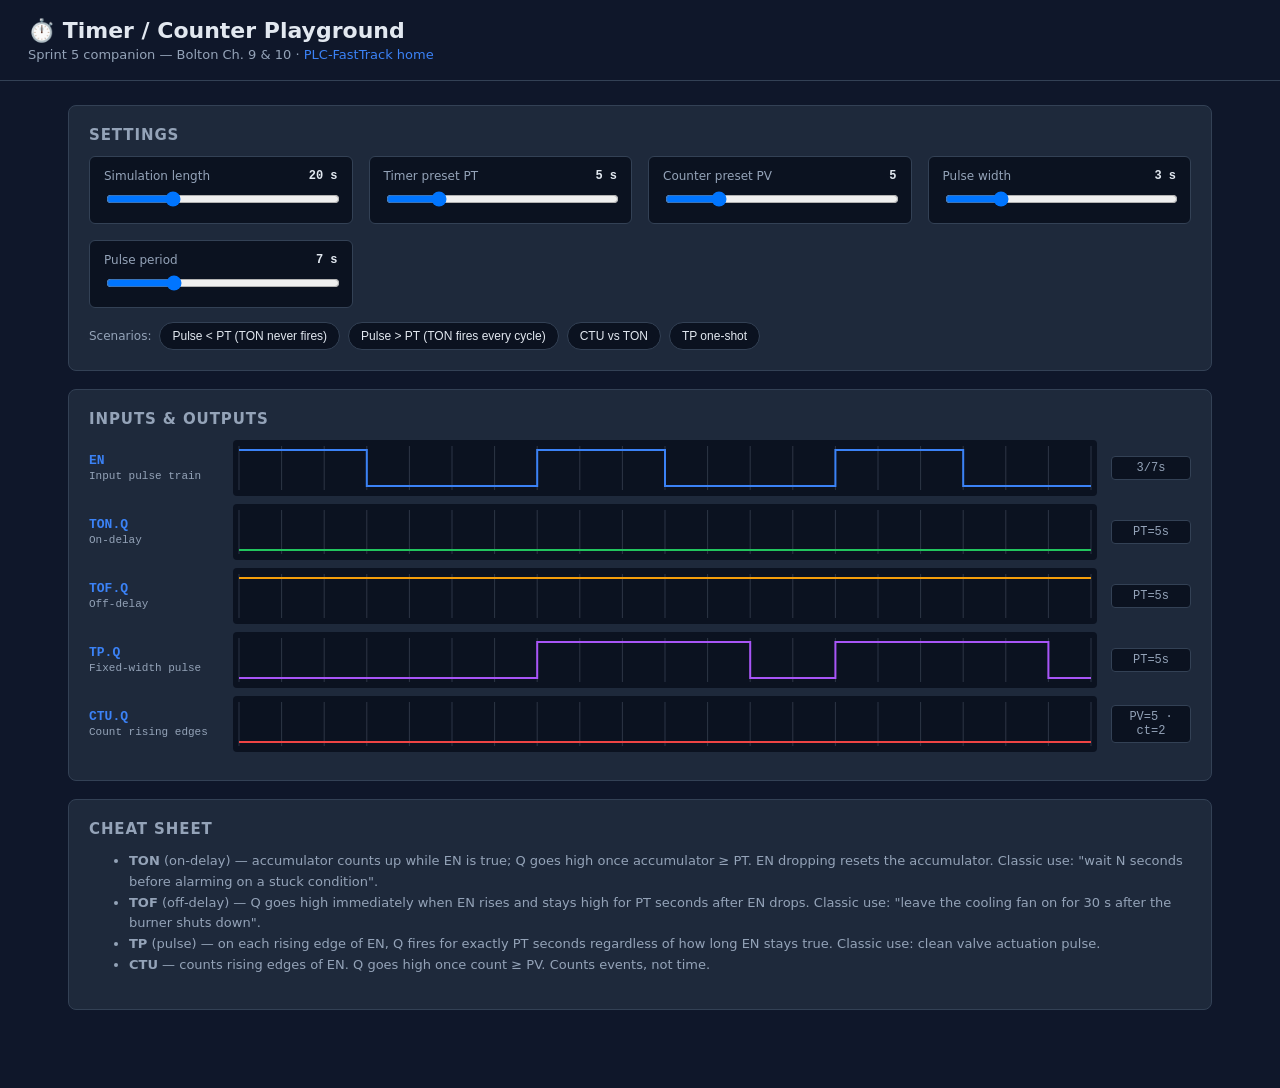
<file: interactive-tools/timer-counter-playground/index.html>
<!DOCTYPE html>
<html lang="en">
<head>
<meta charset="UTF-8" />
<meta name="viewport" content="width=device-width, initial-scale=1.0" />
<title>PLC-FastTrack — Timer / Counter Playground</title>
<style>
  :root {
    --bg: #0f172a;
    --panel: #1e293b;
    --panel-2: #0b1220;
    --line: #334155;
    --text: #e2e8f0;
    --muted: #94a3b8;
    --accent: #3b82f6;
    --en: #3b82f6;
    --ton: #22c55e;
    --tof: #f59e0b;
    --tp: #a855f7;
    --ctu: #ef4444;
  }
  * { box-sizing: border-box; }
  body {
    margin: 0;
    background: var(--bg);
    color: var(--text);
    font-family: -apple-system, system-ui, "Segoe UI", sans-serif;
    min-height: 100vh;
  }
  header {
    padding: 18px 28px;
    border-bottom: 1px solid var(--line);
  }
  h1 { margin: 0; font-size: 22px; }
  header .sub { color: var(--muted); font-size: 13px; margin-top: 4px; }
  header a { color: var(--accent); text-decoration: none; }

  main {
    max-width: 1200px;
    margin: 0 auto;
    padding: 24px 28px 60px;
  }

  .panel {
    background: var(--panel);
    border: 1px solid var(--line);
    border-radius: 8px;
    padding: 20px;
    margin-bottom: 18px;
  }
  .panel h2 {
    margin: 0 0 12px;
    font-size: 15px;
    text-transform: uppercase;
    letter-spacing: 0.06em;
    color: var(--muted);
  }

  .controls {
    display: grid;
    grid-template-columns: repeat(auto-fit, minmax(220px, 1fr));
    gap: 16px;
  }
  .control {
    background: var(--panel-2);
    border: 1px solid var(--line);
    border-radius: 6px;
    padding: 12px 14px;
  }
  .control label {
    font-size: 12px;
    color: var(--muted);
    display: flex;
    justify-content: space-between;
    margin-bottom: 6px;
  }
  .control label b {
    color: var(--text);
    font-family: "SF Mono", Menlo, Consolas, monospace;
  }
  .control input[type="range"] { width: 100%; }

  .lane {
    display: grid;
    grid-template-columns: 130px 1fr 80px;
    align-items: center;
    gap: 14px;
    margin-bottom: 8px;
  }
  .lane .name { font-family: "SF Mono", Menlo, Consolas, monospace; font-size: 13px; }
  .lane .name .accent { color: var(--accent); font-weight: 600; }
  .lane .desc { font-size: 11px; color: var(--muted); }
  .lane canvas { display: block; width: 100%; background: var(--panel-2); border-radius: 4px; height: 56px; }
  .lane .badge {
    background: var(--panel-2);
    border: 1px solid var(--line);
    border-radius: 4px;
    padding: 4px 8px;
    font-family: "SF Mono", Menlo, Consolas, monospace;
    font-size: 12px;
    color: var(--muted);
    text-align: center;
  }

  .tips { color: var(--muted); font-size: 13px; line-height: 1.6; }
  .tips code {
    background: var(--panel-2);
    padding: 2px 6px;
    border-radius: 3px;
    font-family: "SF Mono", Menlo, Consolas, monospace;
  }

  .scenarios { display: flex; flex-wrap: wrap; gap: 8px; }
  .scenarios button {
    background: var(--panel-2);
    color: var(--text);
    border: 1px solid var(--line);
    border-radius: 999px;
    padding: 6px 12px;
    font-size: 12px;
    cursor: pointer;
  }
  .scenarios button:hover { border-color: var(--accent); }
</style>
</head>
<body>

<header>
  <h1>⏱️ Timer / Counter Playground</h1>
  <div class="sub">
    Sprint 5 companion — Bolton Ch. 9 &amp; 10 ·
    <a href="../../README.md">PLC-FastTrack home</a>
  </div>
</header>

<main>

  <div class="panel">
    <h2>Settings</h2>
    <div class="controls">
      <div class="control">
        <label>Simulation length <b><span id="len-val">20</span> s</b></label>
        <input id="len" type="range" min="5" max="60" step="1" value="20" />
      </div>
      <div class="control">
        <label>Timer preset PT <b><span id="pt-val">5</span> s</b></label>
        <input id="pt" type="range" min="1" max="20" step="1" value="5" />
      </div>
      <div class="control">
        <label>Counter preset PV <b><span id="pv-val">5</span></b></label>
        <input id="pv" type="range" min="1" max="20" step="1" value="5" />
      </div>
      <div class="control">
        <label>Pulse width <b><span id="pw-val">3</span> s</b></label>
        <input id="pw" type="range" min="1" max="10" step="1" value="3" />
      </div>
      <div class="control">
        <label>Pulse period <b><span id="pp-val">7</span> s</b></label>
        <input id="pp" type="range" min="2" max="20" step="1" value="7" />
      </div>
    </div>
    <div class="scenarios" style="margin-top: 14px;">
      <span style="color: var(--muted); font-size: 12px; align-self: center;">Scenarios:</span>
      <button data-pt="5" data-pw="2" data-pp="6">Pulse &lt; PT (TON never fires)</button>
      <button data-pt="2" data-pw="4" data-pp="6">Pulse &gt; PT (TON fires every cycle)</button>
      <button data-pt="3" data-pv="3" data-pw="1" data-pp="3">CTU vs TON</button>
      <button data-pt="2" data-pw="1" data-pp="5">TP one-shot</button>
    </div>
  </div>

  <div class="panel">
    <h2>Inputs &amp; outputs</h2>
    <div id="lanes"></div>
  </div>

  <div class="panel">
    <h2>Cheat sheet</h2>
    <div class="tips">
      <ul>
        <li><b>TON</b> (on-delay) — accumulator counts up while EN is true; Q goes high
          once accumulator ≥ PT. EN dropping resets the accumulator. Classic use:
          "wait N seconds before alarming on a stuck condition".</li>
        <li><b>TOF</b> (off-delay) — Q goes high immediately when EN rises and stays
          high for PT seconds after EN drops. Classic use: "leave the cooling fan on
          for 30 s after the burner shuts down".</li>
        <li><b>TP</b> (pulse) — on each rising edge of EN, Q fires for exactly PT
          seconds regardless of how long EN stays true. Classic use: clean valve
          actuation pulse.</li>
        <li><b>CTU</b> — counts rising edges of EN. Q goes high once count ≥ PV.
          Counts events, not time.</li>
      </ul>
    </div>
  </div>

</main>

<script>
(function () {
  const lenEl = document.getElementById("len");
  const ptEl = document.getElementById("pt");
  const pvEl = document.getElementById("pv");
  const pwEl = document.getElementById("pw");
  const ppEl = document.getElementById("pp");

  const lenVal = document.getElementById("len-val");
  const ptVal = document.getElementById("pt-val");
  const pvVal = document.getElementById("pv-val");
  const pwVal = document.getElementById("pw-val");
  const ppVal = document.getElementById("pp-val");

  const lanesEl = document.getElementById("lanes");

  const dt = 0.1;

  function getCSS(varName) {
    return getComputedStyle(document.documentElement).getPropertyValue(varName).trim();
  }

  function buildLanes() {
    lanesEl.innerHTML = "";
    const lanes = [
      { id: "en", name: "EN", color: getCSS("--en"), desc: "Input pulse train" },
      { id: "ton", name: "TON.Q", color: getCSS("--ton"), desc: "On-delay" },
      { id: "tof", name: "TOF.Q", color: getCSS("--tof"), desc: "Off-delay" },
      { id: "tp", name: "TP.Q", color: getCSS("--tp"), desc: "Fixed-width pulse" },
      { id: "ctu", name: "CTU.Q", color: getCSS("--ctu"), desc: "Count rising edges" },
    ];
    lanes.forEach((l) => {
      const row = document.createElement("div");
      row.className = "lane";
      row.innerHTML = `
        <div class="name"><span class="accent">${l.name}</span><br><span class="desc">${l.desc}</span></div>
        <canvas id="canvas-${l.id}"></canvas>
        <div class="badge" id="badge-${l.id}">—</div>
      `;
      lanesEl.appendChild(row);
    });
  }

  function simulate() {
    const simSeconds = parseInt(lenEl.value, 10);
    const pt = parseInt(ptEl.value, 10);
    const pv = parseInt(pvEl.value, 10);
    const pw = parseInt(pwEl.value, 10);
    const pp = parseInt(ppEl.value, 10);

    const N = Math.floor(simSeconds / dt) + 1;
    const t = new Float32Array(N);
    const en = new Uint8Array(N);
    for (let i = 0; i < N; i++) {
      t[i] = i * dt;
      en[i] = (t[i] % pp) < pw ? 1 : 0;
    }

    const ton = new Uint8Array(N);
    const tonAcc = new Float32Array(N);
    for (let i = 1; i < N; i++) {
      if (en[i]) tonAcc[i] = Math.min(tonAcc[i - 1] + dt, pt);
      else tonAcc[i] = 0;
      ton[i] = tonAcc[i] >= pt - 1e-9 ? 1 : 0;
    }

    const tof = new Uint8Array(N);
    const tofAcc = new Float32Array(N);
    // TOF passes EN through immediately while high; index 0 must match en[0]
    // (the i=1 loop below would otherwise leave a one-sample low glitch at the trace's left edge).
    tof[0] = en[0];
    for (let i = 1; i < N; i++) {
      if (en[i]) {
        tofAcc[i] = 0;
        tof[i] = 1;
      } else {
        if (en[i - 1] === 1) tofAcc[i] = dt;
        else tofAcc[i] = Math.min(tofAcc[i - 1] + dt, pt);
        tof[i] = tofAcc[i] < pt - 1e-9 ? 1 : 0;
      }
    }

    const tp = new Uint8Array(N);
    const tpAcc = new Float32Array(N);
    let tpActive = false;
    for (let i = 1; i < N; i++) {
      if (en[i] === 1 && en[i - 1] === 0 && !tpActive) {
        tpActive = true;
        tpAcc[i] = dt;
      } else if (tpActive) {
        tpAcc[i] = tpAcc[i - 1] + dt;
        if (tpAcc[i] >= pt - 1e-9) tpActive = false;
      }
      tp[i] = tpActive ? 1 : 0;
    }

    const ctu = new Uint8Array(N);
    let count = 0;
    let lastCount = 0;
    for (let i = 1; i < N; i++) {
      if (en[i] === 1 && en[i - 1] === 0) count++;
      ctu[i] = count >= pv ? 1 : 0;
      lastCount = count;
    }

    return { N, simSeconds, en, ton, tof, tp, ctu, finalCount: lastCount, pt, pv, pw, pp };
  }

  function drawTrace(canvas, arr, color, simSeconds) {
    const dpr = window.devicePixelRatio || 1;
    const rect = canvas.getBoundingClientRect();
    canvas.width = rect.width * dpr;
    canvas.height = rect.height * dpr;
    const ctx = canvas.getContext("2d");
    ctx.setTransform(dpr, 0, 0, dpr, 0, 0);
    ctx.clearRect(0, 0, rect.width, rect.height);

    const padX = 6;
    const padY = 6;
    const w = rect.width - padX * 2;
    const h = rect.height - padY * 2;
    const yHigh = padY + 4;
    const yLow = padY + h - 4;

    ctx.strokeStyle = "rgba(148, 163, 184, 0.25)";
    ctx.lineWidth = 1;
    for (let s = 0; s <= simSeconds; s += 1) {
      const x = padX + (s / simSeconds) * w;
      ctx.beginPath();
      ctx.moveTo(x, padY);
      ctx.lineTo(x, padY + h);
      ctx.stroke();
    }

    ctx.strokeStyle = color;
    ctx.lineWidth = 2;
    ctx.beginPath();
    let prevY = arr[0] ? yHigh : yLow;
    ctx.moveTo(padX, prevY);
    for (let i = 1; i < arr.length; i++) {
      const x = padX + (i / (arr.length - 1)) * w;
      const y = arr[i] ? yHigh : yLow;
      if (y !== prevY) {
        ctx.lineTo(x, prevY);
        ctx.lineTo(x, y);
        prevY = y;
      }
    }
    ctx.lineTo(padX + w, prevY);
    ctx.stroke();
  }

  function render() {
    const sim = simulate();
    lenVal.textContent = sim.simSeconds;
    ptVal.textContent = sim.pt;
    pvVal.textContent = sim.pv;
    pwVal.textContent = sim.pw;
    ppVal.textContent = sim.pp;

    const map = [
      { id: "en", arr: sim.en, color: getCSS("--en"), badge: "" },
      { id: "ton", arr: sim.ton, color: getCSS("--ton"), badge: `PT=${sim.pt}s` },
      { id: "tof", arr: sim.tof, color: getCSS("--tof"), badge: `PT=${sim.pt}s` },
      { id: "tp", arr: sim.tp, color: getCSS("--tp"), badge: `PT=${sim.pt}s` },
      { id: "ctu", arr: sim.ctu, color: getCSS("--ctu"), badge: `PV=${sim.pv} · ct=${sim.finalCount}` },
    ];
    map.forEach((m) => {
      const canvas = document.getElementById("canvas-" + m.id);
      drawTrace(canvas, m.arr, m.color, sim.simSeconds);
      const badge = document.getElementById("badge-" + m.id);
      badge.textContent = m.badge || `${sim.pw}/${sim.pp}s`;
    });
  }

  buildLanes();
  [lenEl, ptEl, pvEl, pwEl, ppEl].forEach((el) => {
    el.addEventListener("input", render);
  });
  window.addEventListener("resize", render);

  document.querySelectorAll(".scenarios button").forEach((b) => {
    b.addEventListener("click", () => {
      if (b.dataset.pt) ptEl.value = b.dataset.pt;
      if (b.dataset.pv) pvEl.value = b.dataset.pv;
      if (b.dataset.pw) pwEl.value = b.dataset.pw;
      if (b.dataset.pp) ppEl.value = b.dataset.pp;
      render();
    });
  });

  render();
})();
</script>

</body>
</html>
</file>
